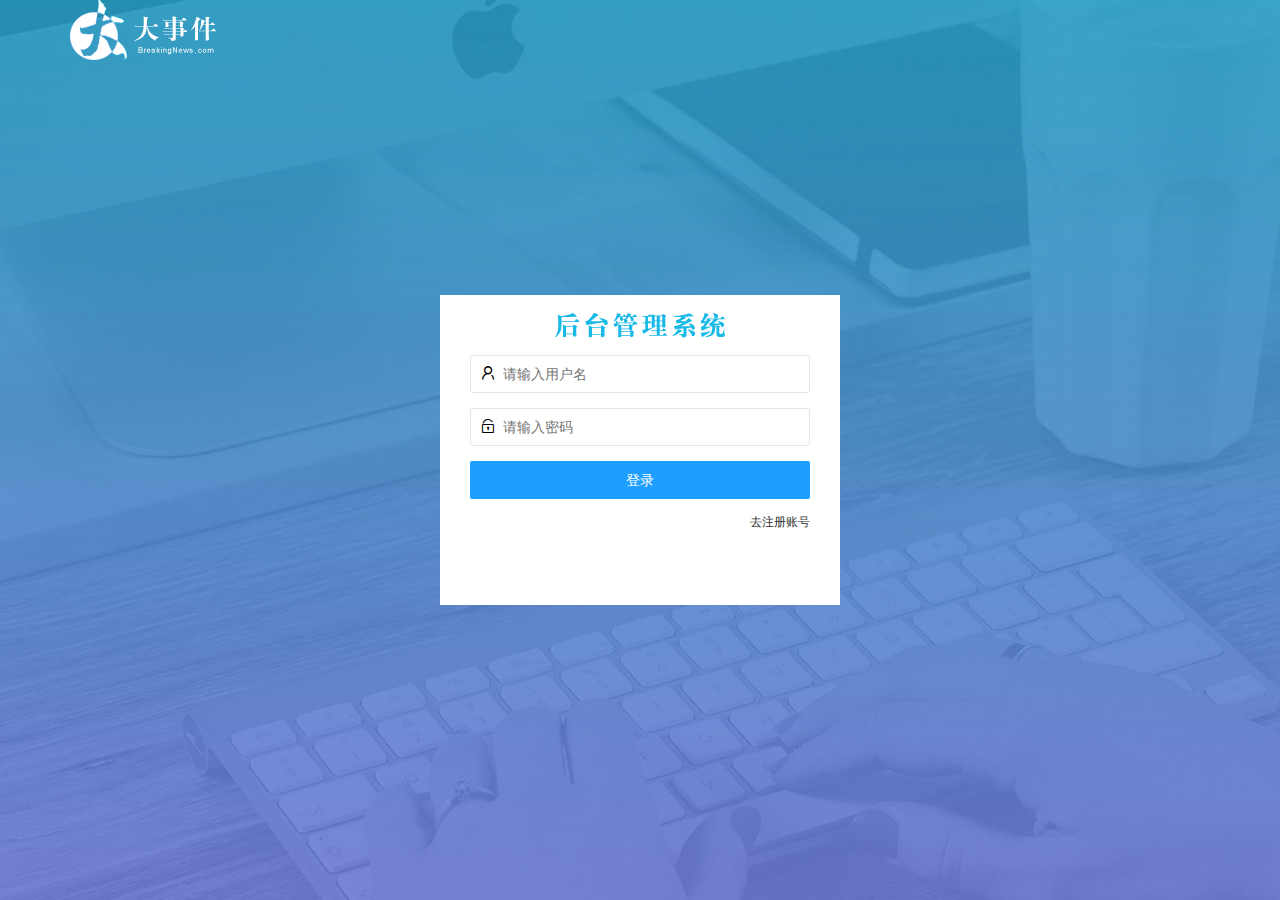
<file: login.html>
<!DOCTYPE html>
<html lang="en">

<head>
  <meta charset="UTF-8" />
  <meta http-equiv="X-UA-Compatible" content="IE=edge" />
  <meta name="viewport" content="width=device-width, initial-scale=1.0" />
  <title>大事件-登录</title>
  <!-- 导入 LayUI 样式 -->
  <link rel="stylesheet" href="/assets/lib/layui/css/layui.css" />
  <!-- 导入自定义样式 -->
  <link rel="stylesheet" href="/assets/css/login.css" />
</head>

<body>
  <!-- 头部 logo 区域 -->
  <div class="layui-main">
    <img src="/assets/images/logo.png" alt="" />
  </div>

  <!-- 登录注册区域 -->
  <!-- 登录注册区域 -->
  <div class="loginAndRegBox">
    <!-- 登录标题 -->
    <div class="title-box"></div>
    <!-- 登录 -->
    <div class="login-box">
      <form class="layui-form" id="form_login">

        <!-- 用户名 -->
        <div class="layui-form-item">
          <i class="layui-icon layui-icon-username"></i>
          <input type="text" name="username" required lay-verify="required" placeholder="请输入用户名" autocomplete="off"
            class="layui-input" />
        </div>

        <!-- 密码 -->
        <div class="layui-form-item">
          <i class="layui-icon layui-icon-password"></i>
          <input type="password" name="password" required lay-verify="required|pwd" placeholder="请输入密码" autocomplete="off"
            class="layui-input" />
        </div>

        <!-- 登录按钮 -->
        <div class="layui-form-item">
          <!-- 注意：表单提交按钮和普通按钮的区别，就是 lay-submit 属性 -->
          <button class="layui-btn layui-btn-normal layui-btn-fluid" lay-submit>
            登录
          </button>
        </div>
        <div class="layui-form-item link">
          <a href="javascript:;" id="link_reg">去注册账号</a>
        </div>
      </form>
    </div>
    <!-- 注册 -->
    <!-- 注册 -->
    <div class="reg-box">
      <form class="layui-form" id="form_reg">
        <!-- 用户名 -->
        <div class="layui-form-item">
          <i class="layui-icon layui-icon-username"></i>
          <input type="text" name="username" required lay-verify="required" placeholder="请输入用户名" autocomplete="off"
            class="layui-input" />
        </div>

        <!-- 密码 -->
        <div class="layui-form-item">
          <i class="layui-icon layui-icon-password"></i>
          <input type="password" name="password" required lay-verify="required|pwd" placeholder="请输入密码" autocomplete="off"
            class="layui-input" />
        </div>

        <!-- 确认密码 -->
        <div class="layui-form-item">
          <i class="layui-icon layui-icon-password"></i>
          <input type="password" name="repassword" required lay-verify="required|pwd|repwd" placeholder="再次确认密码"
            autocomplete="off" class="layui-input" />
        </div>

        <!-- 注册按钮 -->
        <div class="layui-form-item">
          <!-- 注意：表单提交按钮和普通按钮的区别，就是 lay-submit 属性 -->
          <button class="layui-btn layui-btn-normal layui-btn-fluid" lay-submit>
            注册
          </button>
        </div>
        <div class="layui-form-item link">
          <a href="javascript:;" id="link_login">去登录</a>
        </div>
      </form>
    </div>
  </div>

</body>
<script src="/assets/lib/layui/layui.all.js"></script>
<script src="/assets/lib/jquery.js"></script>
<script src="./assets/js/baseAPI.js"></script>
<script src="./assets/js/login.js"></script>

</html>
</file>
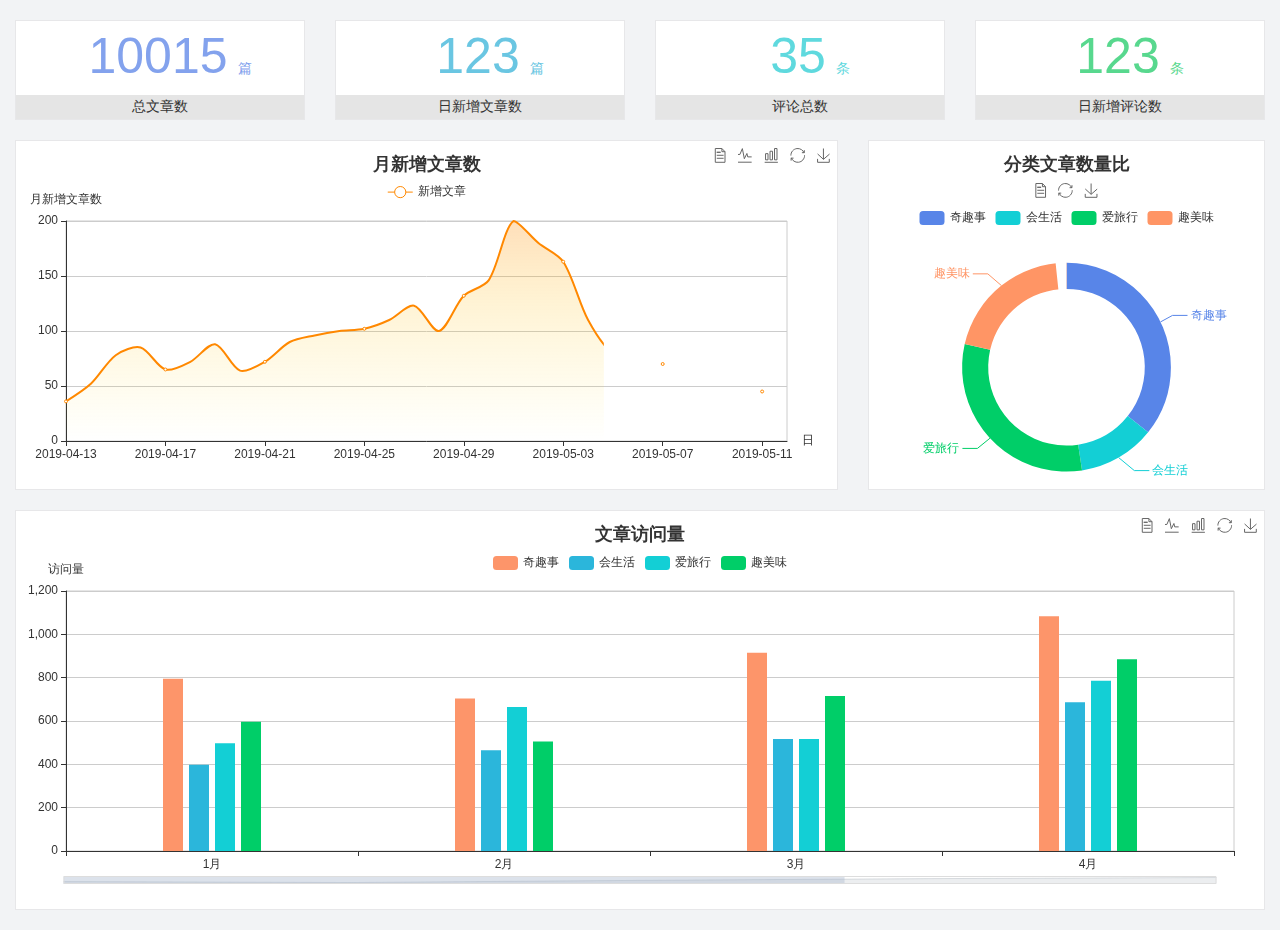
<file: home/dashboard.html>
<!DOCTYPE html>
<html lang="en">

<head>
  <meta charset="UTF-8">
  <meta name="viewport" content="width=device-width, initial-scale=1.0">
  <meta http-equiv="X-UA-Compatible" content="ie=edge">
  <title>图表统计</title>
  <link rel="stylesheet" href="../../assets/lib/bootstrap.css" />
  <link rel="stylesheet" href="../../assets/lib/main.css" />
  <script src="../../assets/lib/jquery.js"></script>
  <script type="text/javascript" src="../../assets/lib/echarts.min.js"></script>
</head>

<body>
  <div class="container-fluid">
    <div class="row spannel_list">
      <div class="col-sm-3 col-xs-6">
        <div class="spannel">
          <em>10015</em><span>篇</span>
          <b>总文章数</b>
        </div>
      </div>
      <div class="col-sm-3 col-xs-6">
        <div class="spannel scolor01">
          <em>123</em><span>篇</span>
          <b>日新增文章数</b>
        </div>
      </div>
      <div class="col-sm-3 col-xs-6">
        <div class="spannel scolor02">
          <em>35</em><span>条</span>
          <b>评论总数</b>
        </div>
      </div>
      <div class="col-sm-3 col-xs-6">
        <div class="spannel scolor03">
          <em>123</em><span>条</span>
          <b>日新增评论数</b>
        </div>
      </div>
    </div>
  </div>

  <div class="container-fluid">
    <div class="row curve-pie">
      <div class="col-lg-8 col-md-8">
        <div class="gragh_pannel" id="curve_show"></div>
      </div>
      <div class="col-lg-4 col-md-4">
        <div class="gragh_pannel" id="pie_show"></div>
      </div>
    </div>
  </div>

  <div class="container-fluid">
    <div class="column_pannel" id="column_show"></div>
  </div>

  <script>
    var oChart = echarts.init(document.getElementById('curve_show'));
    var aList_all = [
      { 'count': 36, 'date': '2019-04-13' },
      { 'count': 52, 'date': '2019-04-14' },
      { 'count': 78, 'date': '2019-04-15' },
      { 'count': 85, 'date': '2019-04-16' },
      { 'count': 65, 'date': '2019-04-17' },
      { 'count': 72, 'date': '2019-04-18' },
      { 'count': 88, 'date': '2019-04-19' },
      { 'count': 64, 'date': '2019-04-20' },
      { 'count': 72, 'date': '2019-04-21' },
      { 'count': 90, 'date': '2019-04-22' },
      { 'count': 96, 'date': '2019-04-23' },
      { 'count': 100, 'date': '2019-04-24' },
      { 'count': 102, 'date': '2019-04-25' },
      { 'count': 110, 'date': '2019-04-26' },
      { 'count': 123, 'date': '2019-04-27' },
      { 'count': 100, 'date': '2019-04-28' },
      { 'count': 132, 'date': '2019-04-29' },
      { 'count': 146, 'date': '2019-04-30' },
      { 'count': 200, 'date': '2019-05-01' },
      { 'count': 180, 'date': '2019-05-02' },
      { 'count': 163, 'date': '2019-05-03' },
      { 'count': 110, 'date': '2019-05-04' },
      { 'count': 80, 'date': '2019-05-05' },
      { 'count': 82, 'date': '2019-05-06' },
      { 'count': 70, 'date': '2019-05-07' },
      { 'count': 65, 'date': '2019-05-08' },
      { 'count': 54, 'date': '2019-05-09' },
      { 'count': 40, 'date': '2019-05-10' },
      { 'count': 45, 'date': '2019-05-11' },
      { 'count': 38, 'date': '2019-05-12' },
    ];

    let aCount = [];
    let aDate = [];

    for (var i = 0; i < aList_all.length; i++) {
      aCount.push(aList_all[i].count);
      aDate.push(aList_all[i].date);
    }

    var chartopt = {
      title: {
        text: '月新增文章数',
        left: 'center',
        top: '10'
      },
      tooltip: {
        trigger: 'axis'
      },
      legend: {
        data: ['新增文章'],
        top: '40'
      },
      toolbox: {
        show: true,
        feature: {
          mark: { show: true },
          dataView: { show: true, readOnly: false },
          magicType: { show: true, type: ['line', 'bar'] },
          restore: { show: true },
          saveAsImage: { show: true }
        }
      },
      calculable: true,
      xAxis: [
        {
          name: '日',
          type: 'category',
          boundaryGap: false,
          data: aDate
        }
      ],
      yAxis: [
        {
          name: '月新增文章数',
          type: 'value'
        }
      ],
      series: [
        {
          name: '新增文章',
          type: 'line',
          smooth: true,
          itemStyle: { normal: { areaStyle: { type: 'default' }, color: '#f80' }, lineStyle: { color: '#f80' } },
          data: aCount
        }],
      areaStyle: {
        normal: {
          color: new echarts.graphic.LinearGradient(0, 0, 0, 1, [{
            offset: 0,
            color: 'rgba(255,136,0,0.39)'
          }, {
            offset: .34,
            color: 'rgba(255,180,0,0.25)'
          }, {
            offset: 1,
            color: 'rgba(255,222,0,0.00)'
          }])

        }
      },
      grid: {
        show: true,
        x: 50,
        x2: 50,
        y: 80,
        height: 220
      }
    };

    oChart.setOption(chartopt);


    var oPie = echarts.init(document.getElementById('pie_show'));
    var oPieopt =
    {
      title: {
        top: 10,
        text: '分类文章数量比',
        x: 'center'
      },
      tooltip: {
        trigger: 'item',
        formatter: "{a} <br/>{b} : {c} ({d}%)"
      },
      color: ['#5885e8', '#13cfd5', '#00ce68', '#ff9565'],
      legend: {
        x: 'center',
        top: 65,
        data: ['奇趣事', '会生活', '爱旅行', '趣美味']
      },
      toolbox: {
        show: true,
        x: 'center',
        top: 35,
        feature: {
          mark: { show: true },
          dataView: { show: true, readOnly: false },
          magicType: {
            show: true,
            type: ['pie', 'funnel'],
            option: {
              funnel: {
                x: '25%',
                width: '50%',
                funnelAlign: 'left',
                max: 1548
              }
            }
          },
          restore: { show: true },
          saveAsImage: { show: true }
        }
      },
      calculable: true,
      series: [
        {
          name: '访问来源',
          type: 'pie',
          radius: ['45%', '60%'],
          center: ['50%', '65%'],
          data: [
            { value: 300, name: '奇趣事' },
            { value: 100, name: '会生活' },
            { value: 260, name: '爱旅行' },
            { value: 180, name: '趣美味' }
          ]
        }
      ]
    };
    oPie.setOption(oPieopt);



    var oColumn = this.echarts.init(document.getElementById('column_show'));
    var oColumnopt =
    {
      title: {
        text: '文章访问量',
        left: 'center',
        top: '10'
      },
      tooltip: {
        trigger: 'axis'
      },
      legend: {
        data: ['奇趣事', '会生活', '爱旅行', '趣美味'],
        top: '40'
      },
      toolbox: {
        show: true,
        feature: {
          mark: { show: true },
          dataView: { show: true, readOnly: false },
          magicType: { show: true, type: ['line', 'bar'] },
          restore: { show: true },
          saveAsImage: { show: true }
        }
      },
      calculable: true,
      xAxis: [
        {
          type: 'category',
          data: ['1月', '2月', '3月', '4月', '5月']
        }
      ],
      yAxis: [
        {
          name: '访问量',
          type: 'value'
        }
      ],
      series: [
        {
          name: '奇趣事',
          type: 'bar',
          barWidth: 20,
          itemStyle: {
            normal: { areaStyle: { type: 'default' }, color: '#fd956a' }
          },
          data: [800, 708, 920, 1090, 1200]
        },
        {
          name: '会生活',
          type: 'bar',
          barWidth: 20,
          itemStyle: {
            normal: { areaStyle: { type: 'default' }, color: '#2bb6db' }
          },
          data: [400, 468, 520, 690, 800]
        },
        {
          name: '爱旅行',
          type: 'bar',
          barWidth: 20,
          itemStyle: {
            normal: { areaStyle: { type: 'default' }, color: '#13cfd5' }
          },
          data: [500, 668, 520, 790, 900]
        },
        {
          name: '趣美味',
          type: 'bar',
          barWidth: 20,
          itemStyle: {
            normal: { areaStyle: { type: 'default' }, color: '#00ce68' }
          },
          data: [600, 508, 720, 890, 1000]
        }
      ],
      grid: {
        show: true,
        x: 50,
        x2: 30,
        y: 80,
        height: 260
      },
      dataZoom: [//给x轴设置滚动条
        {
          start: 0,//默认为0
          end: 100 - 1000 / 31,//默认为100
          type: 'slider',
          show: true,
          xAxisIndex: [0],
          handleSize: 0,//滑动条的 左右2个滑动条的大小
          height: 8,//组件高度
          left: 45, //左边的距离
          right: 50,//右边的距离
          bottom: 26,//右边的距离
          handleColor: '#ddd',//h滑动图标的颜色
          handleStyle: {
            borderColor: "#cacaca",
            borderWidth: "1",
            shadowBlur: 2,
            background: "#ddd",
            shadowColor: "#ddd",
          }
        }]
    };
    oColumn.setOption(oColumnopt);
  </script>
</body>

</html>
</file>
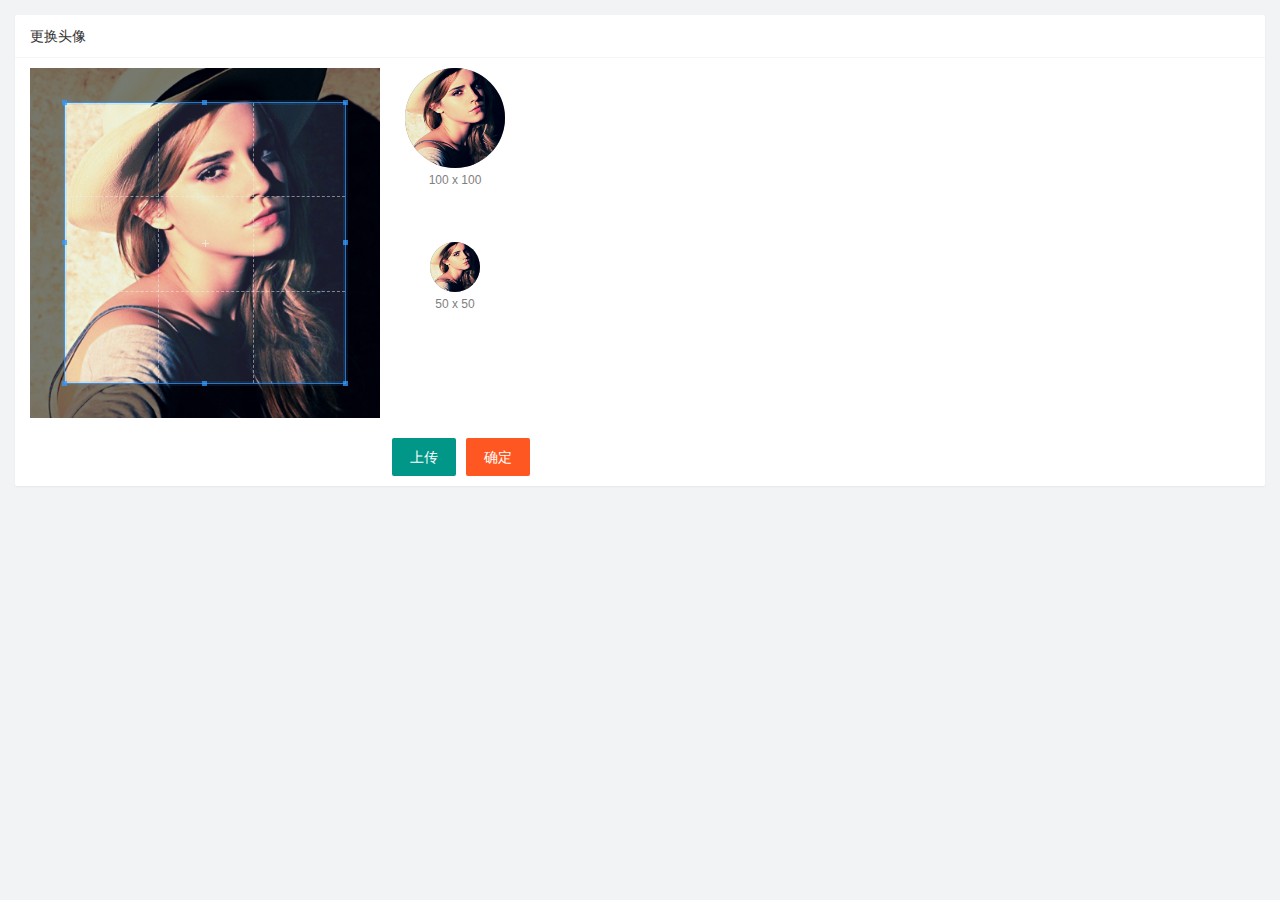
<file: user/user_avatar.html>
<!DOCTYPE html>
<html lang="en">

<head>
    <meta charset="UTF-8" />
    <meta http-equiv="X-UA-Compatible" content="IE=edge" />
    <meta name="viewport" content="width=device-width, initial-scale=1.0" />
    <title>Document</title>
    <link rel="stylesheet" href="/assets/lib/layui/css/layui.css" />
    <link rel="stylesheet" href="/assets/lib/cropper/cropper.css" />
    <link rel="stylesheet" href="/assets/css/user/user_avatar.css" />
</head>

<body>
    <div class="layui-card">
        <div class="layui-card-header">更换头像</div>
        <div class="layui-card-body">
            <!-- 第一行的图片裁剪和预览区域 -->
            <div class="row1">
                <!-- 图片裁剪区域 -->
                <div class="cropper-box">
                    <!-- 这个 img 标签很重要，将来会把它初始化为裁剪区域 -->
                    <img id="image" src="/assets/images/sample.jpg" />
                </div>
                <!-- 图片的预览区域 -->
                <div class="preview-box">
                    <div>
                        <!-- 宽高为 100px 的预览区域 -->
                        <div class="img-preview w100"></div>
                        <p class="size">100 x 100</p>
                    </div>
                    <div>
                        <!-- 宽高为 50px 的预览区域 -->
                        <div class="img-preview w50"></div>
                        <p class="size">50 x 50</p>
                    </div>
                </div>
            </div>
            <!-- 第二行的按钮区域 -->
            <div class="row2">
                <input type="file" name="" id="file">
                <button type="button" class="layui-btn" id="btnChooseImage">上传</button>
                <button type="button" class="layui-btn layui-btn-danger" id="btnUpload">确定</button>
            </div>
        </div>
    </div>
</body>
<script src="/assets/lib/jquery.js"></script>
<script src="/assets/lib/cropper/Cropper.js"></script>
<script src="/assets/lib/cropper/jquery-cropper.js"></script>
<script src="/assets/lib/layui/layui.all.js"></script>
<script src="/assets/js/baseAPI.js"></script>
<script src="/assets/js/user/user_avatar.js"></script>

</html>
</file>
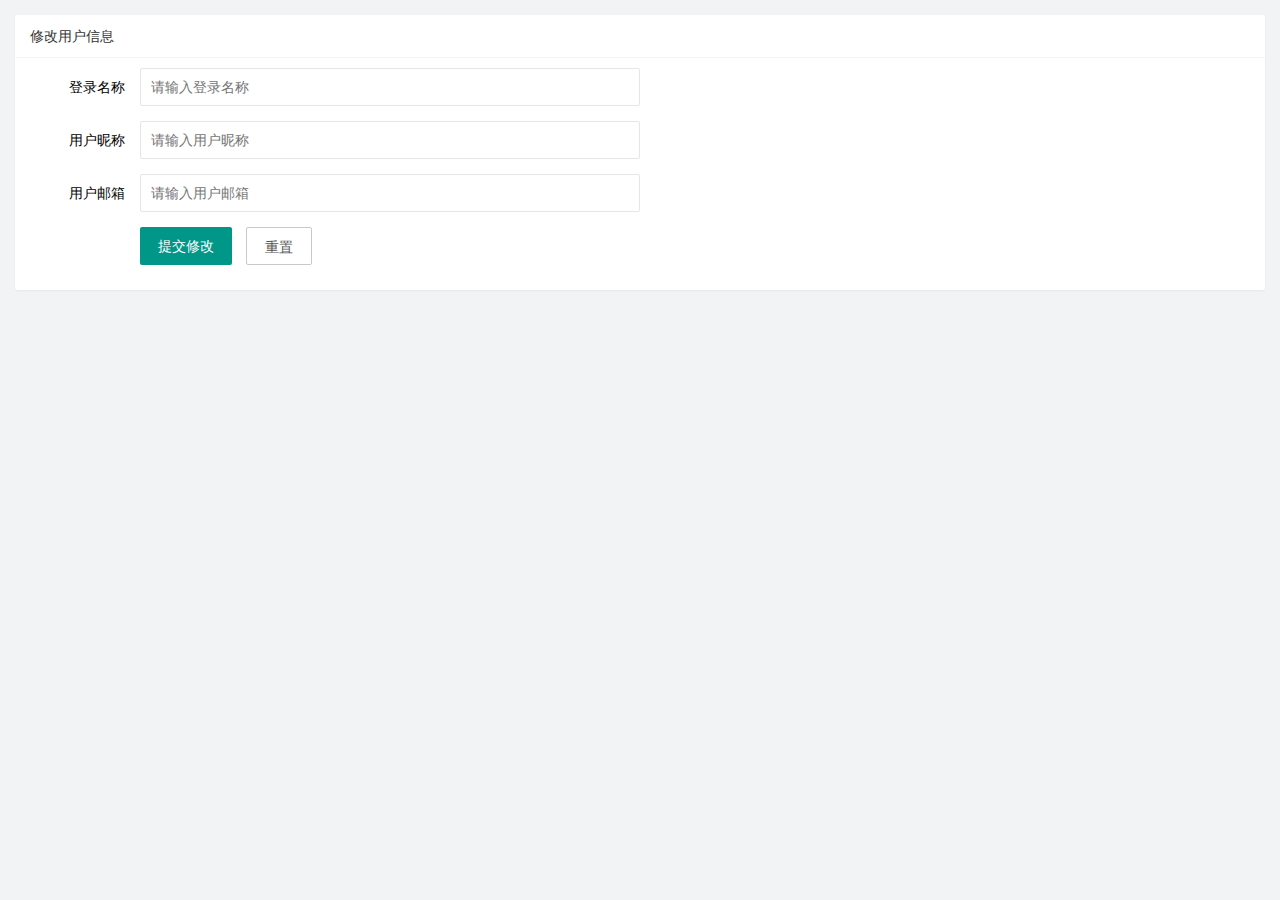
<file: user/user_info.html>
<!DOCTYPE html>
<html lang="en">

<head>
    <meta charset="UTF-8">
    <meta http-equiv="X-UA-Compatible" content="IE=edge">
    <meta name="viewport" content="width=device-width, initial-scale=1.0">
    <title>Document</title>
    <link rel="stylesheet" href="/assets/lib/layui/css/layui.css">
    <link rel="stylesheet" href="/assets/css/user/user_info.css">
</head>

<body>
    <div class="layui-card">
        <div class="layui-card-header">修改用户信息</div>
        <div class="layui-card-body">
            <!-- form 表单 -->
            <form class="layui-form" action="" lay-filter="formUserInfo">
                <!-- 隐藏域 -->
                <input type="hidden" name="id">
                <div class="layui-form-item">
                    <label class="layui-form-label">登录名称</label>
                    <div class="layui-input-block">
                        <input type="text" name="username" required readonly lay-verify="required" placeholder="请输入登录名称"
                            autocomplete="off" class="layui-input" />
                    </div>
                </div>
                <div class="layui-form-item">
                    <label class="layui-form-label">用户昵称</label>
                    <div class="layui-input-block">
                        <input type="text" name="nickname" required lay-verify="required|nickname" placeholder="请输入用户昵称"
                            autocomplete="off" class="layui-input" />
                    </div>
                </div>
                <div class="layui-form-item">
                    <label class="layui-form-label">用户邮箱</label>
                    <div class="layui-input-block">
                        <input type="text" name="email" required lay-verify="required|email" placeholder="请输入用户邮箱"
                            autocomplete="off" class="layui-input" />
                    </div>
                </div>
                <div class="layui-form-item">
                    <div class="layui-input-block">
                        <button class="layui-btn" lay-submit lay-filter="formDemo">提交修改</button>
                        <button type="reset" class="layui-btn layui-btn-primary" id="btnReset">重置</button>
                    </div>
                </div>
            </form>
        </div>
    </div>
</body>
<script src="/assets/lib/layui/layui.all.js"></script>
<script src="/assets/lib/jquery.js"></script>
<script src="/assets/js/baseAPI.js"></script>
<script src="/assets/js/user/user_info.js"></script>

</html>
</file>
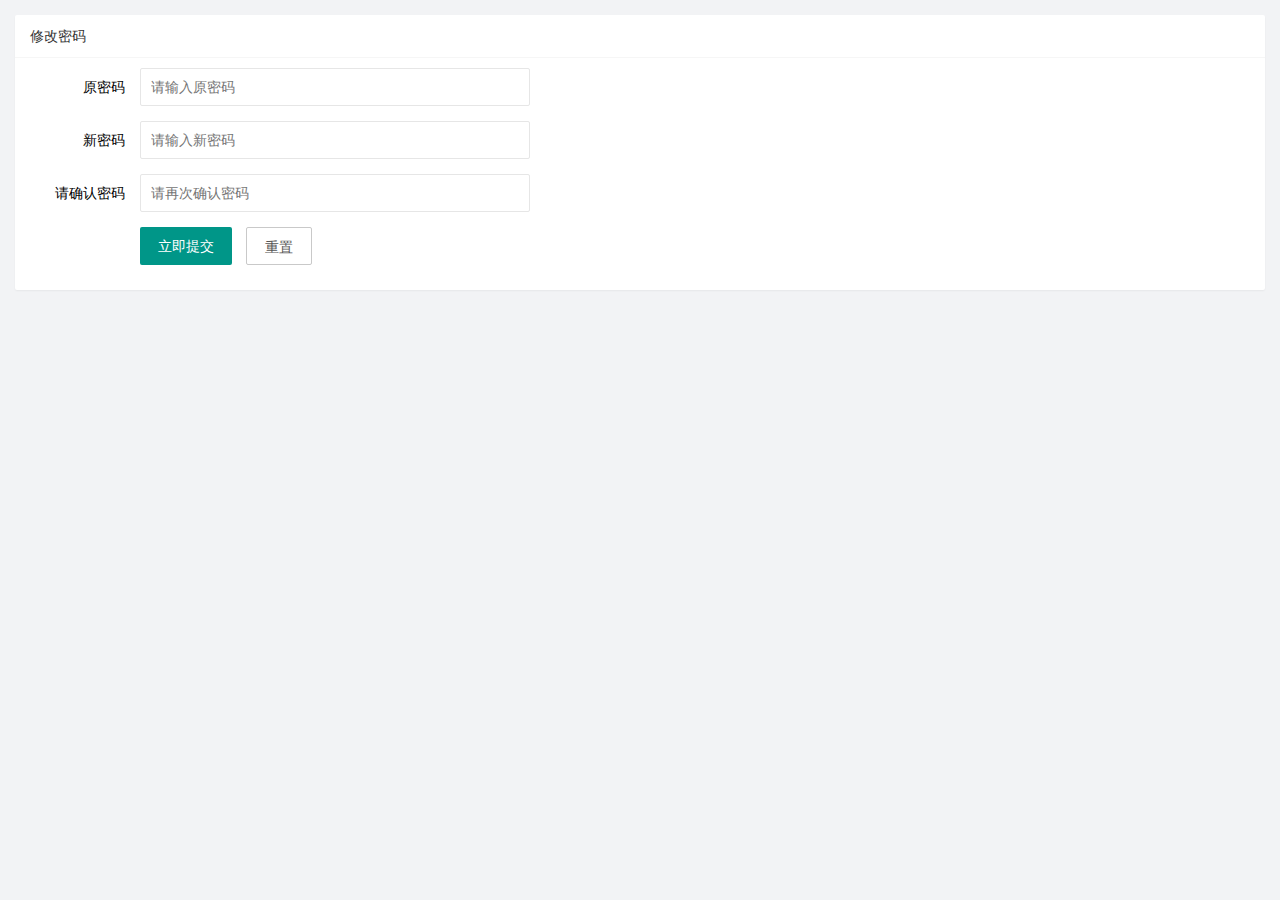
<file: user/user_pwd.html>
<!DOCTYPE html>
<html lang="en">

<head>
    <meta charset="UTF-8" />
    <meta http-equiv="X-UA-Compatible" content="IE=edge" />
    <meta name="viewport" content="width=device-width, initial-scale=1.0" />
    <title>Document</title>
    <link rel="stylesheet" href="/assets/lib/layui/css/layui.css" />
    <link rel="stylesheet" href="/assets/css/user/user_pwd.css" />
</head>

<body>
    <div class="layui-card">
        <div class="layui-card-header">修改密码</div>
        <div class="layui-card-body">
            <form class="layui-form" action="">
                <div class="layui-form-item">
                    <label class="layui-form-label">原密码</label>
                    <div class="layui-input-block">
                        <input type="password" name="oldPwd" required lay-verify="required|pwd" placeholder="请输入原密码"
                            autocomplete="off" class="layui-input" />
                    </div>
                </div>
                <div class="layui-form-item">
                    <label class="layui-form-label">新密码</label>
                    <div class="layui-input-block">
                        <input type="password" name="newPwd" required lay-verify="required|pwd|samePwd" placeholder="请输入新密码"
                            autocomplete="off" class="layui-input" />
                    </div>
                </div>
                <div class="layui-form-item">
                    <label class="layui-form-label">请确认密码</label>
                    <div class="layui-input-block">
                        <input type="password" name="rePwd" required lay-verify="required|pwd|rePwd" placeholder="请再次确认密码"
                            autocomplete="off" class="layui-input" />
                    </div>
                </div>
                <div class="layui-form-item">
                    <div class="layui-input-block">
                        <button class="layui-btn" lay-submit lay-filter="formDemo">
                            立即提交
                        </button>
                        <button type="reset" class="layui-btn layui-btn-primary">
                            重置
                        </button>
                    </div>
                </div>
            </form>
        </div>
    </div>
</body>
<!-- 导入 layui 的 js -->
<script src="/assets/lib/layui/layui.all.js"></script>
<!-- 导入 jQuery -->
<script src="/assets/lib/jquery.js"></script>
<!-- 导入 baseAPI -->
<script src="/assets/js/baseAPI.js"></script>
<!-- 导入自己的 js -->
<script src="/assets/js/user/user_pwd.js"></script>

</html>
</file>
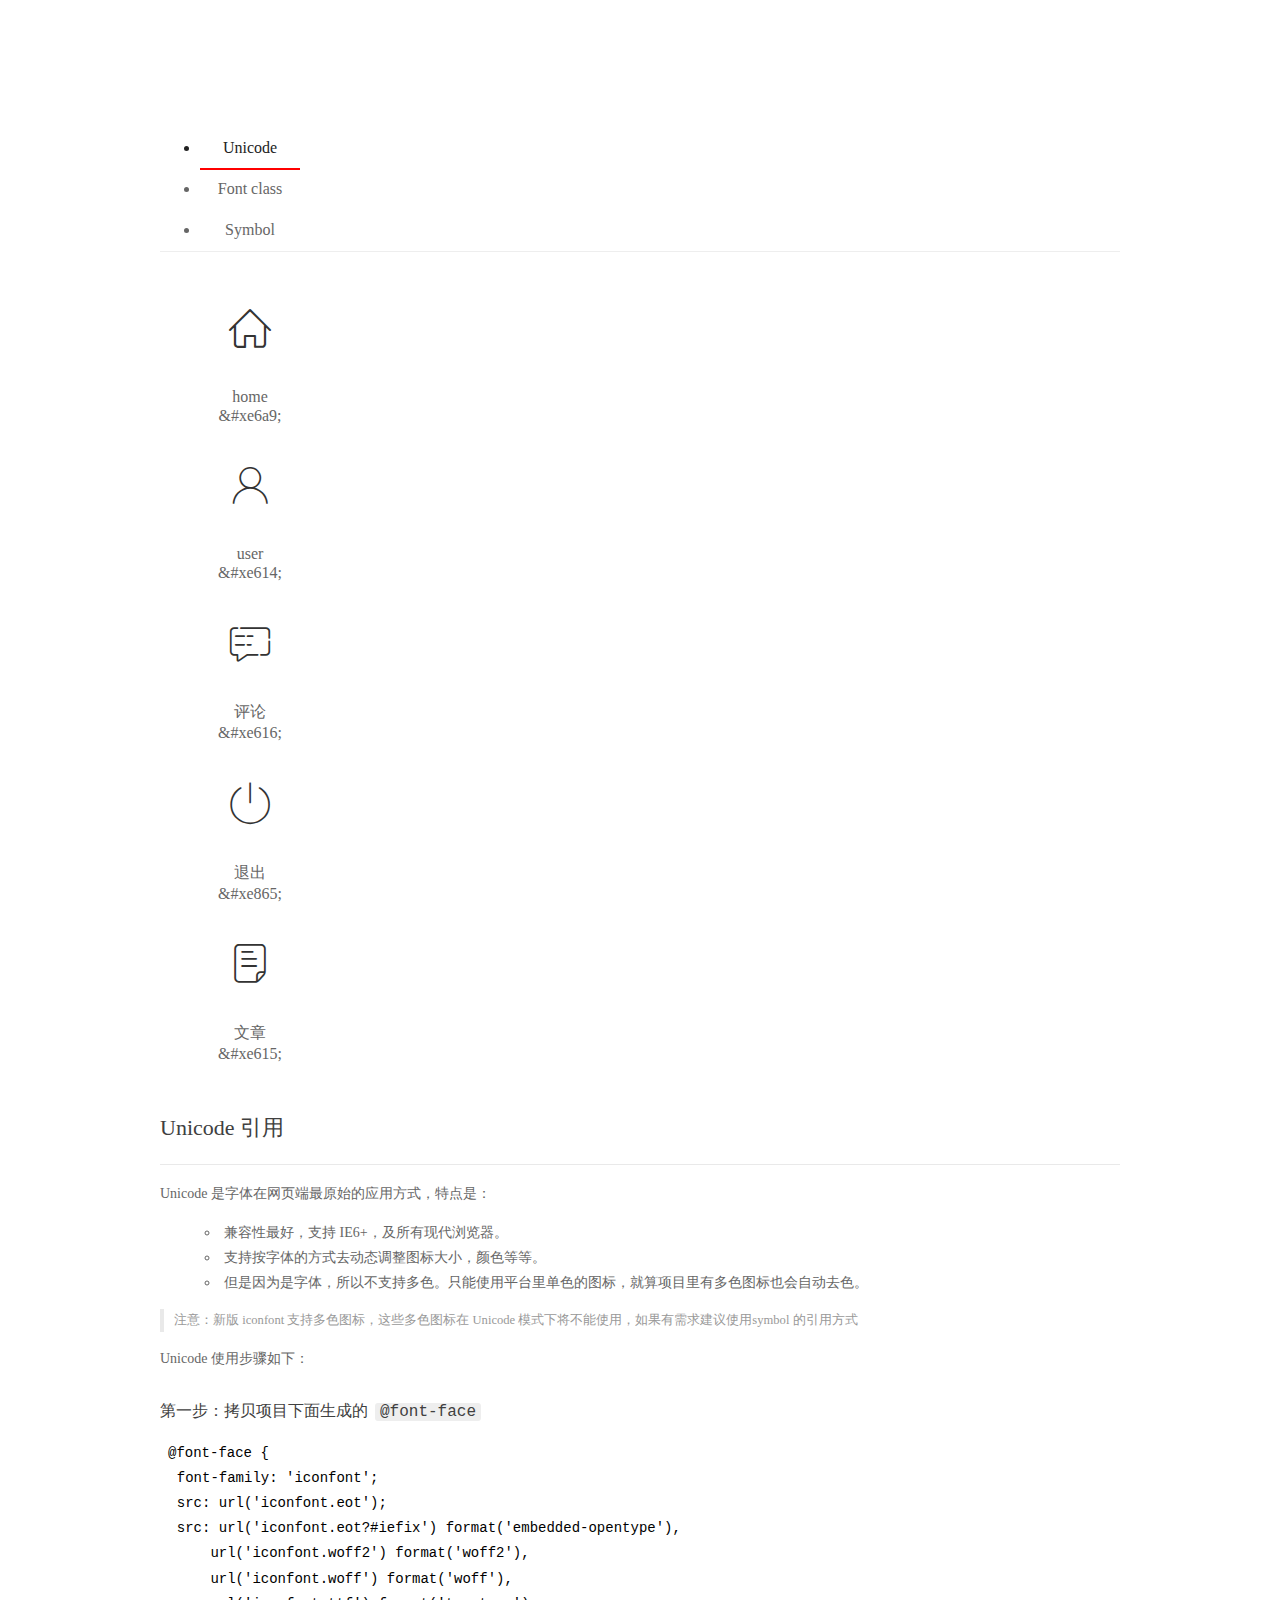
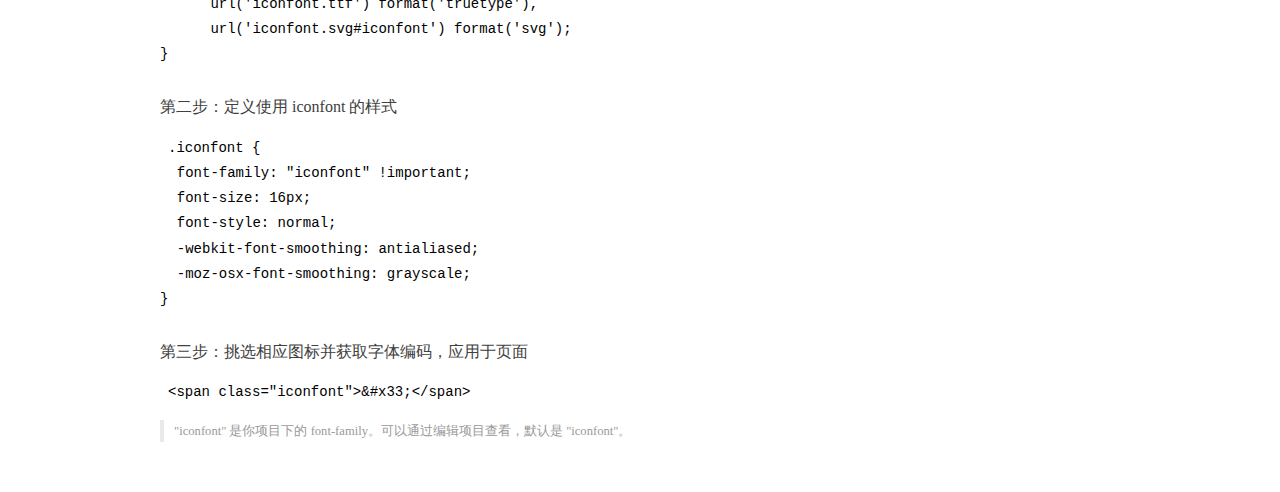
<file: assets/fonts/demo_index.html>
<!DOCTYPE html>
<html>
<head>
  <meta charset="utf-8"/>
  <title>IconFont Demo</title>
  <link rel="shortcut icon" href="https://gtms04.alicdn.com/tps/i4/TB1_oz6GVXXXXaFXpXXJDFnIXXX-64-64.ico" type="image/x-icon"/>
  <link rel="stylesheet" href="https://g.alicdn.com/thx/cube/1.3.2/cube.min.css">
  <link rel="stylesheet" href="demo.css">
  <link rel="stylesheet" href="iconfont.css">
  <script src="iconfont.js"></script>
  <!-- jQuery -->
  <script src="https://a1.alicdn.com/oss/uploads/2018/12/26/7bfddb60-08e8-11e9-9b04-53e73bb6408b.js"></script>
  <!-- 代码高亮 -->
  <script src="https://a1.alicdn.com/oss/uploads/2018/12/26/a3f714d0-08e6-11e9-8a15-ebf944d7534c.js"></script>
</head>
<body>
  <div class="main">
    <h1 class="logo"><a href="https://www.iconfont.cn/" title="iconfont 首页" target="_blank">&#xe86b;</a></h1>
    <div class="nav-tabs">
      <ul id="tabs" class="dib-box">
        <li class="dib active"><span>Unicode</span></li>
        <li class="dib"><span>Font class</span></li>
        <li class="dib"><span>Symbol</span></li>
      </ul>
      
    </div>
    <div class="tab-container">
      <div class="content unicode" style="display: block;">
          <ul class="icon_lists dib-box">
          
            <li class="dib">
              <span class="icon iconfont">&#xe6a9;</span>
                <div class="name">home</div>
                <div class="code-name">&amp;#xe6a9;</div>
              </li>
          
            <li class="dib">
              <span class="icon iconfont">&#xe614;</span>
                <div class="name">user</div>
                <div class="code-name">&amp;#xe614;</div>
              </li>
          
            <li class="dib">
              <span class="icon iconfont">&#xe616;</span>
                <div class="name">评论</div>
                <div class="code-name">&amp;#xe616;</div>
              </li>
          
            <li class="dib">
              <span class="icon iconfont">&#xe865;</span>
                <div class="name">退出</div>
                <div class="code-name">&amp;#xe865;</div>
              </li>
          
            <li class="dib">
              <span class="icon iconfont">&#xe615;</span>
                <div class="name">文章</div>
                <div class="code-name">&amp;#xe615;</div>
              </li>
          
          </ul>
          <div class="article markdown">
          <h2 id="unicode-">Unicode 引用</h2>
          <hr>

          <p>Unicode 是字体在网页端最原始的应用方式，特点是：</p>
          <ul>
            <li>兼容性最好，支持 IE6+，及所有现代浏览器。</li>
            <li>支持按字体的方式去动态调整图标大小，颜色等等。</li>
            <li>但是因为是字体，所以不支持多色。只能使用平台里单色的图标，就算项目里有多色图标也会自动去色。</li>
          </ul>
          <blockquote>
            <p>注意：新版 iconfont 支持多色图标，这些多色图标在 Unicode 模式下将不能使用，如果有需求建议使用symbol 的引用方式</p>
          </blockquote>
          <p>Unicode 使用步骤如下：</p>
          <h3 id="-font-face">第一步：拷贝项目下面生成的 <code>@font-face</code></h3>
<pre><code class="language-css"
>@font-face {
  font-family: 'iconfont';
  src: url('iconfont.eot');
  src: url('iconfont.eot?#iefix') format('embedded-opentype'),
      url('iconfont.woff2') format('woff2'),
      url('iconfont.woff') format('woff'),
      url('iconfont.ttf') format('truetype'),
      url('iconfont.svg#iconfont') format('svg');
}
</code></pre>
          <h3 id="-iconfont-">第二步：定义使用 iconfont 的样式</h3>
<pre><code class="language-css"
>.iconfont {
  font-family: "iconfont" !important;
  font-size: 16px;
  font-style: normal;
  -webkit-font-smoothing: antialiased;
  -moz-osx-font-smoothing: grayscale;
}
</code></pre>
          <h3 id="-">第三步：挑选相应图标并获取字体编码，应用于页面</h3>
<pre>
<code class="language-html"
>&lt;span class="iconfont"&gt;&amp;#x33;&lt;/span&gt;
</code></pre>
          <blockquote>
            <p>"iconfont" 是你项目下的 font-family。可以通过编辑项目查看，默认是 "iconfont"。</p>
          </blockquote>
          </div>
      </div>
      <div class="content font-class">
        <ul class="icon_lists dib-box">
          
          <li class="dib">
            <span class="icon iconfont icon-home"></span>
            <div class="name">
              home
            </div>
            <div class="code-name">.icon-home
            </div>
          </li>
          
          <li class="dib">
            <span class="icon iconfont icon-user"></span>
            <div class="name">
              user
            </div>
            <div class="code-name">.icon-user
            </div>
          </li>
          
          <li class="dib">
            <span class="icon iconfont icon-pinglun"></span>
            <div class="name">
              评论
            </div>
            <div class="code-name">.icon-pinglun
            </div>
          </li>
          
          <li class="dib">
            <span class="icon iconfont icon-tuichu"></span>
            <div class="name">
              退出
            </div>
            <div class="code-name">.icon-tuichu
            </div>
          </li>
          
          <li class="dib">
            <span class="icon iconfont icon-16"></span>
            <div class="name">
              文章
            </div>
            <div class="code-name">.icon-16
            </div>
          </li>
          
        </ul>
        <div class="article markdown">
        <h2 id="font-class-">font-class 引用</h2>
        <hr>

        <p>font-class 是 Unicode 使用方式的一种变种，主要是解决 Unicode 书写不直观，语意不明确的问题。</p>
        <p>与 Unicode 使用方式相比，具有如下特点：</p>
        <ul>
          <li>兼容性良好，支持 IE8+，及所有现代浏览器。</li>
          <li>相比于 Unicode 语意明确，书写更直观。可以很容易分辨这个 icon 是什么。</li>
          <li>因为使用 class 来定义图标，所以当要替换图标时，只需要修改 class 里面的 Unicode 引用。</li>
          <li>不过因为本质上还是使用的字体，所以多色图标还是不支持的。</li>
        </ul>
        <p>使用步骤如下：</p>
        <h3 id="-fontclass-">第一步：引入项目下面生成的 fontclass 代码：</h3>
<pre><code class="language-html">&lt;link rel="stylesheet" href="./iconfont.css"&gt;
</code></pre>
        <h3 id="-">第二步：挑选相应图标并获取类名，应用于页面：</h3>
<pre><code class="language-html">&lt;span class="iconfont icon-xxx"&gt;&lt;/span&gt;
</code></pre>
        <blockquote>
          <p>"
            iconfont" 是你项目下的 font-family。可以通过编辑项目查看，默认是 "iconfont"。</p>
        </blockquote>
      </div>
      </div>
      <div class="content symbol">
          <ul class="icon_lists dib-box">
          
            <li class="dib">
                <svg class="icon svg-icon" aria-hidden="true">
                  <use xlink:href="#icon-home"></use>
                </svg>
                <div class="name">home</div>
                <div class="code-name">#icon-home</div>
            </li>
          
            <li class="dib">
                <svg class="icon svg-icon" aria-hidden="true">
                  <use xlink:href="#icon-user"></use>
                </svg>
                <div class="name">user</div>
                <div class="code-name">#icon-user</div>
            </li>
          
            <li class="dib">
                <svg class="icon svg-icon" aria-hidden="true">
                  <use xlink:href="#icon-pinglun"></use>
                </svg>
                <div class="name">评论</div>
                <div class="code-name">#icon-pinglun</div>
            </li>
          
            <li class="dib">
                <svg class="icon svg-icon" aria-hidden="true">
                  <use xlink:href="#icon-tuichu"></use>
                </svg>
                <div class="name">退出</div>
                <div class="code-name">#icon-tuichu</div>
            </li>
          
            <li class="dib">
                <svg class="icon svg-icon" aria-hidden="true">
                  <use xlink:href="#icon-16"></use>
                </svg>
                <div class="name">文章</div>
                <div class="code-name">#icon-16</div>
            </li>
          
          </ul>
          <div class="article markdown">
          <h2 id="symbol-">Symbol 引用</h2>
          <hr>

          <p>这是一种全新的使用方式，应该说这才是未来的主流，也是平台目前推荐的用法。相关介绍可以参考这篇<a href="">文章</a>
            这种用法其实是做了一个 SVG 的集合，与另外两种相比具有如下特点：</p>
          <ul>
            <li>支持多色图标了，不再受单色限制。</li>
            <li>通过一些技巧，支持像字体那样，通过 <code>font-size</code>, <code>color</code> 来调整样式。</li>
            <li>兼容性较差，支持 IE9+，及现代浏览器。</li>
            <li>浏览器渲染 SVG 的性能一般，还不如 png。</li>
          </ul>
          <p>使用步骤如下：</p>
          <h3 id="-symbol-">第一步：引入项目下面生成的 symbol 代码：</h3>
<pre><code class="language-html">&lt;script src="./iconfont.js"&gt;&lt;/script&gt;
</code></pre>
          <h3 id="-css-">第二步：加入通用 CSS 代码（引入一次就行）：</h3>
<pre><code class="language-html">&lt;style&gt;
.icon {
  width: 1em;
  height: 1em;
  vertical-align: -0.15em;
  fill: currentColor;
  overflow: hidden;
}
&lt;/style&gt;
</code></pre>
          <h3 id="-">第三步：挑选相应图标并获取类名，应用于页面：</h3>
<pre><code class="language-html">&lt;svg class="icon" aria-hidden="true"&gt;
  &lt;use xlink:href="#icon-xxx"&gt;&lt;/use&gt;
&lt;/svg&gt;
</code></pre>
          </div>
      </div>

    </div>
  </div>
  <script>
  $(document).ready(function () {
      $('.tab-container .content:first').show()

      $('#tabs li').click(function (e) {
        var tabContent = $('.tab-container .content')
        var index = $(this).index()

        if ($(this).hasClass('active')) {
          return
        } else {
          $('#tabs li').removeClass('active')
          $(this).addClass('active')

          tabContent.hide().eq(index).fadeIn()
        }
      })
    })
  </script>
</body>
</html>
</file>
<file: assets/lib/layui/css/layui.css>
/** layui-v2.5.5 MIT License By https://www.layui.com */
 .layui-inline,img{display:inline-block;vertical-align:middle}h1,h2,h3,h4,h5,h6{font-weight:400}.layui-edge,.layui-header,.layui-inline,.layui-main{position:relative}.layui-body,.layui-edge,.layui-elip{overflow:hidden}.layui-btn,.layui-edge,.layui-inline,img{vertical-align:middle}.layui-btn,.layui-disabled,.layui-icon,.layui-unselect{-moz-user-select:none;-webkit-user-select:none;-ms-user-select:none}.layui-elip,.layui-form-checkbox span,.layui-form-pane .layui-form-label{text-overflow:ellipsis;white-space:nowrap}.layui-breadcrumb,.layui-tree-btnGroup{visibility:hidden}blockquote,body,button,dd,div,dl,dt,form,h1,h2,h3,h4,h5,h6,input,li,ol,p,pre,td,textarea,th,ul{margin:0;padding:0;-webkit-tap-highlight-color:rgba(0,0,0,0)}a:active,a:hover{outline:0}img{border:none}li{list-style:none}table{border-collapse:collapse;border-spacing:0}h4,h5,h6{font-size:100%}button,input,optgroup,option,select,textarea{font-family:inherit;font-size:inherit;font-style:inherit;font-weight:inherit;outline:0}pre{white-space:pre-wrap;white-space:-moz-pre-wrap;white-space:-pre-wrap;white-space:-o-pre-wrap;word-wrap:break-word}body{line-height:24px;font:14px Helvetica Neue,Helvetica,PingFang SC,Tahoma,Arial,sans-serif}hr{height:1px;margin:10px 0;border:0;clear:both}a{color:#333;text-decoration:none}a:hover{color:#777}a cite{font-style:normal;*cursor:pointer}.layui-border-box,.layui-border-box *{box-sizing:border-box}.layui-box,.layui-box *{box-sizing:content-box}.layui-clear{clear:both;*zoom:1}.layui-clear:after{content:'\20';clear:both;*zoom:1;display:block;height:0}.layui-inline{*display:inline;*zoom:1}.layui-edge{display:inline-block;width:0;height:0;border-width:6px;border-style:dashed;border-color:transparent}.layui-edge-top{top:-4px;border-bottom-color:#999;border-bottom-style:solid}.layui-edge-right{border-left-color:#999;border-left-style:solid}.layui-edge-bottom{top:2px;border-top-color:#999;border-top-style:solid}.layui-edge-left{border-right-color:#999;border-right-style:solid}.layui-disabled,.layui-disabled:hover{color:#d2d2d2!important;cursor:not-allowed!important}.layui-circle{border-radius:100%}.layui-show{display:block!important}.layui-hide{display:none!important}@font-face{font-family:layui-icon;src:url(../font/iconfont.eot?v=250);src:url(../font/iconfont.eot?v=250#iefix) format('embedded-opentype'),url(../font/iconfont.woff2?v=250) format('woff2'),url(../font/iconfont.woff?v=250) format('woff'),url(../font/iconfont.ttf?v=250) format('truetype'),url(../font/iconfont.svg?v=250#layui-icon) format('svg')}.layui-icon{font-family:layui-icon!important;font-size:16px;font-style:normal;-webkit-font-smoothing:antialiased;-moz-osx-font-smoothing:grayscale}.layui-icon-reply-fill:before{content:"\e611"}.layui-icon-set-fill:before{content:"\e614"}.layui-icon-menu-fill:before{content:"\e60f"}.layui-icon-search:before{content:"\e615"}.layui-icon-share:before{content:"\e641"}.layui-icon-set-sm:before{content:"\e620"}.layui-icon-engine:before{content:"\e628"}.layui-icon-close:before{content:"\1006"}.layui-icon-close-fill:before{content:"\1007"}.layui-icon-chart-screen:before{content:"\e629"}.layui-icon-star:before{content:"\e600"}.layui-icon-circle-dot:before{content:"\e617"}.layui-icon-chat:before{content:"\e606"}.layui-icon-release:before{content:"\e609"}.layui-icon-list:before{content:"\e60a"}.layui-icon-chart:before{content:"\e62c"}.layui-icon-ok-circle:before{content:"\1005"}.layui-icon-layim-theme:before{content:"\e61b"}.layui-icon-table:before{content:"\e62d"}.layui-icon-right:before{content:"\e602"}.layui-icon-left:before{content:"\e603"}.layui-icon-cart-simple:before{content:"\e698"}.layui-icon-face-cry:before{content:"\e69c"}.layui-icon-face-smile:before{content:"\e6af"}.layui-icon-survey:before{content:"\e6b2"}.layui-icon-tree:before{content:"\e62e"}.layui-icon-upload-circle:before{content:"\e62f"}.layui-icon-add-circle:before{content:"\e61f"}.layui-icon-download-circle:before{content:"\e601"}.layui-icon-templeate-1:before{content:"\e630"}.layui-icon-util:before{content:"\e631"}.layui-icon-face-surprised:before{content:"\e664"}.layui-icon-edit:before{content:"\e642"}.layui-icon-speaker:before{content:"\e645"}.layui-icon-down:before{content:"\e61a"}.layui-icon-file:before{content:"\e621"}.layui-icon-layouts:before{content:"\e632"}.layui-icon-rate-half:before{content:"\e6c9"}.layui-icon-add-circle-fine:before{content:"\e608"}.layui-icon-prev-circle:before{content:"\e633"}.layui-icon-read:before{content:"\e705"}.layui-icon-404:before{content:"\e61c"}.layui-icon-carousel:before{content:"\e634"}.layui-icon-help:before{content:"\e607"}.layui-icon-code-circle:before{content:"\e635"}.layui-icon-water:before{content:"\e636"}.layui-icon-username:before{content:"\e66f"}.layui-icon-find-fill:before{content:"\e670"}.layui-icon-about:before{content:"\e60b"}.layui-icon-location:before{content:"\e715"}.layui-icon-up:before{content:"\e619"}.layui-icon-pause:before{content:"\e651"}.layui-icon-date:before{content:"\e637"}.layui-icon-layim-uploadfile:before{content:"\e61d"}.layui-icon-delete:before{content:"\e640"}.layui-icon-play:before{content:"\e652"}.layui-icon-top:before{content:"\e604"}.layui-icon-friends:before{content:"\e612"}.layui-icon-refresh-3:before{content:"\e9aa"}.layui-icon-ok:before{content:"\e605"}.layui-icon-layer:before{content:"\e638"}.layui-icon-face-smile-fine:before{content:"\e60c"}.layui-icon-dollar:before{content:"\e659"}.layui-icon-group:before{content:"\e613"}.layui-icon-layim-download:before{content:"\e61e"}.layui-icon-picture-fine:before{content:"\e60d"}.layui-icon-link:before{content:"\e64c"}.layui-icon-diamond:before{content:"\e735"}.layui-icon-log:before{content:"\e60e"}.layui-icon-rate-solid:before{content:"\e67a"}.layui-icon-fonts-del:before{content:"\e64f"}.layui-icon-unlink:before{content:"\e64d"}.layui-icon-fonts-clear:before{content:"\e639"}.layui-icon-triangle-r:before{content:"\e623"}.layui-icon-circle:before{content:"\e63f"}.layui-icon-radio:before{content:"\e643"}.layui-icon-align-center:before{content:"\e647"}.layui-icon-align-right:before{content:"\e648"}.layui-icon-align-left:before{content:"\e649"}.layui-icon-loading-1:before{content:"\e63e"}.layui-icon-return:before{content:"\e65c"}.layui-icon-fonts-strong:before{content:"\e62b"}.layui-icon-upload:before{content:"\e67c"}.layui-icon-dialogue:before{content:"\e63a"}.layui-icon-video:before{content:"\e6ed"}.layui-icon-headset:before{content:"\e6fc"}.layui-icon-cellphone-fine:before{content:"\e63b"}.layui-icon-add-1:before{content:"\e654"}.layui-icon-face-smile-b:before{content:"\e650"}.layui-icon-fonts-html:before{content:"\e64b"}.layui-icon-form:before{content:"\e63c"}.layui-icon-cart:before{content:"\e657"}.layui-icon-camera-fill:before{content:"\e65d"}.layui-icon-tabs:before{content:"\e62a"}.layui-icon-fonts-code:before{content:"\e64e"}.layui-icon-fire:before{content:"\e756"}.layui-icon-set:before{content:"\e716"}.layui-icon-fonts-u:before{content:"\e646"}.layui-icon-triangle-d:before{content:"\e625"}.layui-icon-tips:before{content:"\e702"}.layui-icon-picture:before{content:"\e64a"}.layui-icon-more-vertical:before{content:"\e671"}.layui-icon-flag:before{content:"\e66c"}.layui-icon-loading:before{content:"\e63d"}.layui-icon-fonts-i:before{content:"\e644"}.layui-icon-refresh-1:before{content:"\e666"}.layui-icon-rmb:before{content:"\e65e"}.layui-icon-home:before{content:"\e68e"}.layui-icon-user:before{content:"\e770"}.layui-icon-notice:before{content:"\e667"}.layui-icon-login-weibo:before{content:"\e675"}.layui-icon-voice:before{content:"\e688"}.layui-icon-upload-drag:before{content:"\e681"}.layui-icon-login-qq:before{content:"\e676"}.layui-icon-snowflake:before{content:"\e6b1"}.layui-icon-file-b:before{content:"\e655"}.layui-icon-template:before{content:"\e663"}.layui-icon-auz:before{content:"\e672"}.layui-icon-console:before{content:"\e665"}.layui-icon-app:before{content:"\e653"}.layui-icon-prev:before{content:"\e65a"}.layui-icon-website:before{content:"\e7ae"}.layui-icon-next:before{content:"\e65b"}.layui-icon-component:before{content:"\e857"}.layui-icon-more:before{content:"\e65f"}.layui-icon-login-wechat:before{content:"\e677"}.layui-icon-shrink-right:before{content:"\e668"}.layui-icon-spread-left:before{content:"\e66b"}.layui-icon-camera:before{content:"\e660"}.layui-icon-note:before{content:"\e66e"}.layui-icon-refresh:before{content:"\e669"}.layui-icon-female:before{content:"\e661"}.layui-icon-male:before{content:"\e662"}.layui-icon-password:before{content:"\e673"}.layui-icon-senior:before{content:"\e674"}.layui-icon-theme:before{content:"\e66a"}.layui-icon-tread:before{content:"\e6c5"}.layui-icon-praise:before{content:"\e6c6"}.layui-icon-star-fill:before{content:"\e658"}.layui-icon-rate:before{content:"\e67b"}.layui-icon-template-1:before{content:"\e656"}.layui-icon-vercode:before{content:"\e679"}.layui-icon-cellphone:before{content:"\e678"}.layui-icon-screen-full:before{content:"\e622"}.layui-icon-screen-restore:before{content:"\e758"}.layui-icon-cols:before{content:"\e610"}.layui-icon-export:before{content:"\e67d"}.layui-icon-print:before{content:"\e66d"}.layui-icon-slider:before{content:"\e714"}.layui-icon-addition:before{content:"\e624"}.layui-icon-subtraction:before{content:"\e67e"}.layui-icon-service:before{content:"\e626"}.layui-icon-transfer:before{content:"\e691"}.layui-main{width:1140px;margin:0 auto}.layui-header{z-index:1000;height:60px}.layui-header a:hover{transition:all .5s;-webkit-transition:all .5s}.layui-side{position:fixed;left:0;top:0;bottom:0;z-index:999;width:200px;overflow-x:hidden}.layui-side-scroll{position:relative;width:220px;height:100%;overflow-x:hidden}.layui-body{position:absolute;left:200px;right:0;top:0;bottom:0;z-index:998;width:auto;overflow-y:auto;box-sizing:border-box}.layui-layout-body{overflow:hidden}.layui-layout-admin .layui-header{background-color:#23262E}.layui-layout-admin .layui-side{top:60px;width:200px;overflow-x:hidden}.layui-layout-admin .layui-body{position:fixed;top:60px;bottom:44px}.layui-layout-admin .layui-main{width:auto;margin:0 15px}.layui-layout-admin .layui-footer{position:fixed;left:200px;right:0;bottom:0;height:44px;line-height:44px;padding:0 15px;background-color:#eee}.layui-layout-admin .layui-logo{position:absolute;left:0;top:0;width:200px;height:100%;line-height:60px;text-align:center;color:#009688;font-size:16px}.layui-layout-admin .layui-header .layui-nav{background:0 0}.layui-layout-left{position:absolute!important;left:200px;top:0}.layui-layout-right{position:absolute!important;right:0;top:0}.layui-container{position:relative;margin:0 auto;padding:0 15px;box-sizing:border-box}.layui-fluid{position:relative;margin:0 auto;padding:0 15px}.layui-row:after,.layui-row:before{content:'';display:block;clear:both}.layui-col-lg1,.layui-col-lg10,.layui-col-lg11,.layui-col-lg12,.layui-col-lg2,.layui-col-lg3,.layui-col-lg4,.layui-col-lg5,.layui-col-lg6,.layui-col-lg7,.layui-col-lg8,.layui-col-lg9,.layui-col-md1,.layui-col-md10,.layui-col-md11,.layui-col-md12,.layui-col-md2,.layui-col-md3,.layui-col-md4,.layui-col-md5,.layui-col-md6,.layui-col-md7,.layui-col-md8,.layui-col-md9,.layui-col-sm1,.layui-col-sm10,.layui-col-sm11,.layui-col-sm12,.layui-col-sm2,.layui-col-sm3,.layui-col-sm4,.layui-col-sm5,.layui-col-sm6,.layui-col-sm7,.layui-col-sm8,.layui-col-sm9,.layui-col-xs1,.layui-col-xs10,.layui-col-xs11,.layui-col-xs12,.layui-col-xs2,.layui-col-xs3,.layui-col-xs4,.layui-col-xs5,.layui-col-xs6,.layui-col-xs7,.layui-col-xs8,.layui-col-xs9{position:relative;display:block;box-sizing:border-box}.layui-col-xs1,.layui-col-xs10,.layui-col-xs11,.layui-col-xs12,.layui-col-xs2,.layui-col-xs3,.layui-col-xs4,.layui-col-xs5,.layui-col-xs6,.layui-col-xs7,.layui-col-xs8,.layui-col-xs9{float:left}.layui-col-xs1{width:8.33333333%}.layui-col-xs2{width:16.66666667%}.layui-col-xs3{width:25%}.layui-col-xs4{width:33.33333333%}.layui-col-xs5{width:41.66666667%}.layui-col-xs6{width:50%}.layui-col-xs7{width:58.33333333%}.layui-col-xs8{width:66.66666667%}.layui-col-xs9{width:75%}.layui-col-xs10{width:83.33333333%}.layui-col-xs11{width:91.66666667%}.layui-col-xs12{width:100%}.layui-col-xs-offset1{margin-left:8.33333333%}.layui-col-xs-offset2{margin-left:16.66666667%}.layui-col-xs-offset3{margin-left:25%}.layui-col-xs-offset4{margin-left:33.33333333%}.layui-col-xs-offset5{margin-left:41.66666667%}.layui-col-xs-offset6{margin-left:50%}.layui-col-xs-offset7{margin-left:58.33333333%}.layui-col-xs-offset8{margin-left:66.66666667%}.layui-col-xs-offset9{margin-left:75%}.layui-col-xs-offset10{margin-left:83.33333333%}.layui-col-xs-offset11{margin-left:91.66666667%}.layui-col-xs-offset12{margin-left:100%}@media screen and (max-width:768px){.layui-hide-xs{display:none!important}.layui-show-xs-block{display:block!important}.layui-show-xs-inline{display:inline!important}.layui-show-xs-inline-block{display:inline-block!important}}@media screen and (min-width:768px){.layui-container{width:750px}.layui-hide-sm{display:none!important}.layui-show-sm-block{display:block!important}.layui-show-sm-inline{display:inline!important}.layui-show-sm-inline-block{display:inline-block!important}.layui-col-sm1,.layui-col-sm10,.layui-col-sm11,.layui-col-sm12,.layui-col-sm2,.layui-col-sm3,.layui-col-sm4,.layui-col-sm5,.layui-col-sm6,.layui-col-sm7,.layui-col-sm8,.layui-col-sm9{float:left}.layui-col-sm1{width:8.33333333%}.layui-col-sm2{width:16.66666667%}.layui-col-sm3{width:25%}.layui-col-sm4{width:33.33333333%}.layui-col-sm5{width:41.66666667%}.layui-col-sm6{width:50%}.layui-col-sm7{width:58.33333333%}.layui-col-sm8{width:66.66666667%}.layui-col-sm9{width:75%}.layui-col-sm10{width:83.33333333%}.layui-col-sm11{width:91.66666667%}.layui-col-sm12{width:100%}.layui-col-sm-offset1{margin-left:8.33333333%}.layui-col-sm-offset2{margin-left:16.66666667%}.layui-col-sm-offset3{margin-left:25%}.layui-col-sm-offset4{margin-left:33.33333333%}.layui-col-sm-offset5{margin-left:41.66666667%}.layui-col-sm-offset6{margin-left:50%}.layui-col-sm-offset7{margin-left:58.33333333%}.layui-col-sm-offset8{margin-left:66.66666667%}.layui-col-sm-offset9{margin-left:75%}.layui-col-sm-offset10{margin-left:83.33333333%}.layui-col-sm-offset11{margin-left:91.66666667%}.layui-col-sm-offset12{margin-left:100%}}@media screen and (min-width:992px){.layui-container{width:970px}.layui-hide-md{display:none!important}.layui-show-md-block{display:block!important}.layui-show-md-inline{display:inline!important}.layui-show-md-inline-block{display:inline-block!important}.layui-col-md1,.layui-col-md10,.layui-col-md11,.layui-col-md12,.layui-col-md2,.layui-col-md3,.layui-col-md4,.layui-col-md5,.layui-col-md6,.layui-col-md7,.layui-col-md8,.layui-col-md9{float:left}.layui-col-md1{width:8.33333333%}.layui-col-md2{width:16.66666667%}.layui-col-md3{width:25%}.layui-col-md4{width:33.33333333%}.layui-col-md5{width:41.66666667%}.layui-col-md6{width:50%}.layui-col-md7{width:58.33333333%}.layui-col-md8{width:66.66666667%}.layui-col-md9{width:75%}.layui-col-md10{width:83.33333333%}.layui-col-md11{width:91.66666667%}.layui-col-md12{width:100%}.layui-col-md-offset1{margin-left:8.33333333%}.layui-col-md-offset2{margin-left:16.66666667%}.layui-col-md-offset3{margin-left:25%}.layui-col-md-offset4{margin-left:33.33333333%}.layui-col-md-offset5{margin-left:41.66666667%}.layui-col-md-offset6{margin-left:50%}.layui-col-md-offset7{margin-left:58.33333333%}.layui-col-md-offset8{margin-left:66.66666667%}.layui-col-md-offset9{margin-left:75%}.layui-col-md-offset10{margin-left:83.33333333%}.layui-col-md-offset11{margin-left:91.66666667%}.layui-col-md-offset12{margin-left:100%}}@media screen and (min-width:1200px){.layui-container{width:1170px}.layui-hide-lg{display:none!important}.layui-show-lg-block{display:block!important}.layui-show-lg-inline{display:inline!important}.layui-show-lg-inline-block{display:inline-block!important}.layui-col-lg1,.layui-col-lg10,.layui-col-lg11,.layui-col-lg12,.layui-col-lg2,.layui-col-lg3,.layui-col-lg4,.layui-col-lg5,.layui-col-lg6,.layui-col-lg7,.layui-col-lg8,.layui-col-lg9{float:left}.layui-col-lg1{width:8.33333333%}.layui-col-lg2{width:16.66666667%}.layui-col-lg3{width:25%}.layui-col-lg4{width:33.33333333%}.layui-col-lg5{width:41.66666667%}.layui-col-lg6{width:50%}.layui-col-lg7{width:58.33333333%}.layui-col-lg8{width:66.66666667%}.layui-col-lg9{width:75%}.layui-col-lg10{width:83.33333333%}.layui-col-lg11{width:91.66666667%}.layui-col-lg12{width:100%}.layui-col-lg-offset1{margin-left:8.33333333%}.layui-col-lg-offset2{margin-left:16.66666667%}.layui-col-lg-offset3{margin-left:25%}.layui-col-lg-offset4{margin-left:33.33333333%}.layui-col-lg-offset5{margin-left:41.66666667%}.layui-col-lg-offset6{margin-left:50%}.layui-col-lg-offset7{margin-left:58.33333333%}.layui-col-lg-offset8{margin-left:66.66666667%}.layui-col-lg-offset9{margin-left:75%}.layui-col-lg-offset10{margin-left:83.33333333%}.layui-col-lg-offset11{margin-left:91.66666667%}.layui-col-lg-offset12{margin-left:100%}}.layui-col-space1{margin:-.5px}.layui-col-space1>*{padding:.5px}.layui-col-space3{margin:-1.5px}.layui-col-space3>*{padding:1.5px}.layui-col-space5{margin:-2.5px}.layui-col-space5>*{padding:2.5px}.layui-col-space8{margin:-3.5px}.layui-col-space8>*{padding:3.5px}.layui-col-space10{margin:-5px}.layui-col-space10>*{padding:5px}.layui-col-space12{margin:-6px}.layui-col-space12>*{padding:6px}.layui-col-space15{margin:-7.5px}.layui-col-space15>*{padding:7.5px}.layui-col-space18{margin:-9px}.layui-col-space18>*{padding:9px}.layui-col-space20{margin:-10px}.layui-col-space20>*{padding:10px}.layui-col-space22{margin:-11px}.layui-col-space22>*{padding:11px}.layui-col-space25{margin:-12.5px}.layui-col-space25>*{padding:12.5px}.layui-col-space30{margin:-15px}.layui-col-space30>*{padding:15px}.layui-btn,.layui-input,.layui-select,.layui-textarea,.layui-upload-button{outline:0;-webkit-appearance:none;transition:all .3s;-webkit-transition:all .3s;box-sizing:border-box}.layui-elem-quote{margin-bottom:10px;padding:15px;line-height:22px;border-left:5px solid #009688;border-radius:0 2px 2px 0;background-color:#f2f2f2}.layui-quote-nm{border-style:solid;border-width:1px 1px 1px 5px;background:0 0}.layui-elem-field{margin-bottom:10px;padding:0;border-width:1px;border-style:solid}.layui-elem-field legend{margin-left:20px;padding:0 10px;font-size:20px;font-weight:300}.layui-field-title{margin:10px 0 20px;border-width:1px 0 0}.layui-field-box{padding:10px 15px}.layui-field-title .layui-field-box{padding:10px 0}.layui-progress{position:relative;height:6px;border-radius:20px;background-color:#e2e2e2}.layui-progress-bar{position:absolute;left:0;top:0;width:0;max-width:100%;height:6px;border-radius:20px;text-align:right;background-color:#5FB878;transition:all .3s;-webkit-transition:all .3s}.layui-progress-big,.layui-progress-big .layui-progress-bar{height:18px;line-height:18px}.layui-progress-text{position:relative;top:-20px;line-height:18px;font-size:12px;color:#666}.layui-progress-big .layui-progress-text{position:static;padding:0 10px;color:#fff}.layui-collapse{border-width:1px;border-style:solid;border-radius:2px}.layui-colla-content,.layui-colla-item{border-top-width:1px;border-top-style:solid}.layui-colla-item:first-child{border-top:none}.layui-colla-title{position:relative;height:42px;line-height:42px;padding:0 15px 0 35px;color:#333;background-color:#f2f2f2;cursor:pointer;font-size:14px;overflow:hidden}.layui-colla-content{display:none;padding:10px 15px;line-height:22px;color:#666}.layui-colla-icon{position:absolute;left:15px;top:0;font-size:14px}.layui-card{margin-bottom:15px;border-radius:2px;background-color:#fff;box-shadow:0 1px 2px 0 rgba(0,0,0,.05)}.layui-card:last-child{margin-bottom:0}.layui-card-header{position:relative;height:42px;line-height:42px;padding:0 15px;border-bottom:1px solid #f6f6f6;color:#333;border-radius:2px 2px 0 0;font-size:14px}.layui-bg-black,.layui-bg-blue,.layui-bg-cyan,.layui-bg-green,.layui-bg-orange,.layui-bg-red{color:#fff!important}.layui-card-body{position:relative;padding:10px 15px;line-height:24px}.layui-card-body[pad15]{padding:15px}.layui-card-body[pad20]{padding:20px}.layui-card-body .layui-table{margin:5px 0}.layui-card .layui-tab{margin:0}.layui-panel-window{position:relative;padding:15px;border-radius:0;border-top:5px solid #E6E6E6;background-color:#fff}.layui-auxiliar-moving{position:fixed;left:0;right:0;top:0;bottom:0;width:100%;height:100%;background:0 0;z-index:9999999999}.layui-form-label,.layui-form-mid,.layui-form-select,.layui-input-block,.layui-input-inline,.layui-textarea{position:relative}.layui-bg-red{background-color:#FF5722!important}.layui-bg-orange{background-color:#FFB800!important}.layui-bg-green{background-color:#009688!important}.layui-bg-cyan{background-color:#2F4056!important}.layui-bg-blue{background-color:#1E9FFF!important}.layui-bg-black{background-color:#393D49!important}.layui-bg-gray{background-color:#eee!important;color:#666!important}.layui-badge-rim,.layui-colla-content,.layui-colla-item,.layui-collapse,.layui-elem-field,.layui-form-pane .layui-form-item[pane],.layui-form-pane .layui-form-label,.layui-input,.layui-layedit,.layui-layedit-tool,.layui-quote-nm,.layui-select,.layui-tab-bar,.layui-tab-card,.layui-tab-title,.layui-tab-title .layui-this:after,.layui-textarea{border-color:#e6e6e6}.layui-timeline-item:before,hr{background-color:#e6e6e6}.layui-text{line-height:22px;font-size:14px;color:#666}.layui-text h1,.layui-text h2,.layui-text h3{font-weight:500;color:#333}.layui-text h1{font-size:30px}.layui-text h2{font-size:24px}.layui-text h3{font-size:18px}.layui-text a:not(.layui-btn){color:#01AAED}.layui-text a:not(.layui-btn):hover{text-decoration:underline}.layui-text ul{padding:5px 0 5px 15px}.layui-text ul li{margin-top:5px;list-style-type:disc}.layui-text em,.layui-word-aux{color:#999!important;padding:0 5px!important}.layui-btn{display:inline-block;height:38px;line-height:38px;padding:0 18px;background-color:#009688;color:#fff;white-space:nowrap;text-align:center;font-size:14px;border:none;border-radius:2px;cursor:pointer}.layui-btn:hover{opacity:.8;filter:alpha(opacity=80);color:#fff}.layui-btn:active{opacity:1;filter:alpha(opacity=100)}.layui-btn+.layui-btn{margin-left:10px}.layui-btn-container{font-size:0}.layui-btn-container .layui-btn{margin-right:10px;margin-bottom:10px}.layui-btn-container .layui-btn+.layui-btn{margin-left:0}.layui-table .layui-btn-container .layui-btn{margin-bottom:9px}.layui-btn-radius{border-radius:100px}.layui-btn .layui-icon{margin-right:3px;font-size:18px;vertical-align:bottom;vertical-align:middle\9}.layui-btn-primary{border:1px solid #C9C9C9;background-color:#fff;color:#555}.layui-btn-primary:hover{border-color:#009688;color:#333}.layui-btn-normal{background-color:#1E9FFF}.layui-btn-warm{background-color:#FFB800}.layui-btn-danger{background-color:#FF5722}.layui-btn-checked{background-color:#5FB878}.layui-btn-disabled,.layui-btn-disabled:active,.layui-btn-disabled:hover{border:1px solid #e6e6e6;background-color:#FBFBFB;color:#C9C9C9;cursor:not-allowed;opacity:1}.layui-btn-lg{height:44px;line-height:44px;padding:0 25px;font-size:16px}.layui-btn-sm{height:30px;line-height:30px;padding:0 10px;font-size:12px}.layui-btn-sm i{font-size:16px!important}.layui-btn-xs{height:22px;line-height:22px;padding:0 5px;font-size:12px}.layui-btn-xs i{font-size:14px!important}.layui-btn-group{display:inline-block;vertical-align:middle;font-size:0}.layui-btn-group .layui-btn{margin-left:0!important;margin-right:0!important;border-left:1px solid rgba(255,255,255,.5);border-radius:0}.layui-btn-group .layui-btn-primary{border-left:none}.layui-btn-group .layui-btn-primary:hover{border-color:#C9C9C9;color:#009688}.layui-btn-group .layui-btn:first-child{border-left:none;border-radius:2px 0 0 2px}.layui-btn-group .layui-btn-primary:first-child{border-left:1px solid #c9c9c9}.layui-btn-group .layui-btn:last-child{border-radius:0 2px 2px 0}.layui-btn-group .layui-btn+.layui-btn{margin-left:0}.layui-btn-group+.layui-btn-group{margin-left:10px}.layui-btn-fluid{width:100%}.layui-input,.layui-select,.layui-textarea{height:38px;line-height:1.3;line-height:38px\9;border-width:1px;border-style:solid;background-color:#fff;border-radius:2px}.layui-input::-webkit-input-placeholder,.layui-select::-webkit-input-placeholder,.layui-textarea::-webkit-input-placeholder{line-height:1.3}.layui-input,.layui-textarea{display:block;width:100%;padding-left:10px}.layui-input:hover,.layui-textarea:hover{border-color:#D2D2D2!important}.layui-input:focus,.layui-textarea:focus{border-color:#C9C9C9!important}.layui-textarea{min-height:100px;height:auto;line-height:20px;padding:6px 10px;resize:vertical}.layui-select{padding:0 10px}.layui-form input[type=checkbox],.layui-form input[type=radio],.layui-form select{display:none}.layui-form [lay-ignore]{display:initial}.layui-form-item{margin-bottom:15px;clear:both;*zoom:1}.layui-form-item:after{content:'\20';clear:both;*zoom:1;display:block;height:0}.layui-form-label{float:left;display:block;padding:9px 15px;width:80px;font-weight:400;line-height:20px;text-align:right}.layui-form-label-col{display:block;float:none;padding:9px 0;line-height:20px;text-align:left}.layui-form-item .layui-inline{margin-bottom:5px;margin-right:10px}.layui-input-block{margin-left:110px;min-height:36px}.layui-input-inline{display:inline-block;vertical-align:middle}.layui-form-item .layui-input-inline{float:left;width:190px;margin-right:10px}.layui-form-text .layui-input-inline{width:auto}.layui-form-mid{float:left;display:block;padding:9px 0!important;line-height:20px;margin-right:10px}.layui-form-danger+.layui-form-select .layui-input,.layui-form-danger:focus{border-color:#FF5722!important}.layui-form-select .layui-input{padding-right:30px;cursor:pointer}.layui-form-select .layui-edge{position:absolute;right:10px;top:50%;margin-top:-3px;cursor:pointer;border-width:6px;border-top-color:#c2c2c2;border-top-style:solid;transition:all .3s;-webkit-transition:all .3s}.layui-form-select dl{display:none;position:absolute;left:0;top:42px;padding:5px 0;z-index:899;min-width:100%;border:1px solid #d2d2d2;max-height:300px;overflow-y:auto;background-color:#fff;border-radius:2px;box-shadow:0 2px 4px rgba(0,0,0,.12);box-sizing:border-box}.layui-form-select dl dd,.layui-form-select dl dt{padding:0 10px;line-height:36px;white-space:nowrap;overflow:hidden;text-overflow:ellipsis}.layui-form-select dl dt{font-size:12px;color:#999}.layui-form-select dl dd{cursor:pointer}.layui-form-select dl dd:hover{background-color:#f2f2f2;-webkit-transition:.5s all;transition:.5s all}.layui-form-select .layui-select-group dd{padding-left:20px}.layui-form-select dl dd.layui-select-tips{padding-left:10px!important;color:#999}.layui-form-select dl dd.layui-this{background-color:#5FB878;color:#fff}.layui-form-checkbox,.layui-form-select dl dd.layui-disabled{background-color:#fff}.layui-form-selected dl{display:block}.layui-form-checkbox,.layui-form-checkbox *,.layui-form-switch{display:inline-block;vertical-align:middle}.layui-form-selected .layui-edge{margin-top:-9px;-webkit-transform:rotate(180deg);transform:rotate(180deg);margin-top:-3px\9}:root .layui-form-selected .layui-edge{margin-top:-9px\0/IE9}.layui-form-selectup dl{top:auto;bottom:42px}.layui-select-none{margin:5px 0;text-align:center;color:#999}.layui-select-disabled .layui-disabled{border-color:#eee!important}.layui-select-disabled .layui-edge{border-top-color:#d2d2d2}.layui-form-checkbox{position:relative;height:30px;line-height:30px;margin-right:10px;padding-right:30px;cursor:pointer;font-size:0;-webkit-transition:.1s linear;transition:.1s linear;box-sizing:border-box}.layui-form-checkbox span{padding:0 10px;height:100%;font-size:14px;border-radius:2px 0 0 2px;background-color:#d2d2d2;color:#fff;overflow:hidden}.layui-form-checkbox:hover span{background-color:#c2c2c2}.layui-form-checkbox i{position:absolute;right:0;top:0;width:30px;height:28px;border:1px solid #d2d2d2;border-left:none;border-radius:0 2px 2px 0;color:#fff;font-size:20px;text-align:center}.layui-form-checkbox:hover i{border-color:#c2c2c2;color:#c2c2c2}.layui-form-checked,.layui-form-checked:hover{border-color:#5FB878}.layui-form-checked span,.layui-form-checked:hover span{background-color:#5FB878}.layui-form-checked i,.layui-form-checked:hover i{color:#5FB878}.layui-form-item .layui-form-checkbox{margin-top:4px}.layui-form-checkbox[lay-skin=primary]{height:auto!important;line-height:normal!important;min-width:18px;min-height:18px;border:none!important;margin-right:0;padding-left:28px;padding-right:0;background:0 0}.layui-form-checkbox[lay-skin=primary] span{padding-left:0;padding-right:15px;line-height:18px;background:0 0;color:#666}.layui-form-checkbox[lay-skin=primary] i{right:auto;left:0;width:16px;height:16px;line-height:16px;border:1px solid #d2d2d2;font-size:12px;border-radius:2px;background-color:#fff;-webkit-transition:.1s linear;transition:.1s linear}.layui-form-checkbox[lay-skin=primary]:hover i{border-color:#5FB878;color:#fff}.layui-form-checked[lay-skin=primary] i{border-color:#5FB878!important;background-color:#5FB878;color:#fff}.layui-checkbox-disbaled[lay-skin=primary] span{background:0 0!important;color:#c2c2c2}.layui-checkbox-disbaled[lay-skin=primary]:hover i{border-color:#d2d2d2}.layui-form-item .layui-form-checkbox[lay-skin=primary]{margin-top:10px}.layui-form-switch{position:relative;height:22px;line-height:22px;min-width:35px;padding:0 5px;margin-top:8px;border:1px solid #d2d2d2;border-radius:20px;cursor:pointer;background-color:#fff;-webkit-transition:.1s linear;transition:.1s linear}.layui-form-switch i{position:absolute;left:5px;top:3px;width:16px;height:16px;border-radius:20px;background-color:#d2d2d2;-webkit-transition:.1s linear;transition:.1s linear}.layui-form-switch em{position:relative;top:0;width:25px;margin-left:21px;padding:0!important;text-align:center!important;color:#999!important;font-style:normal!important;font-size:12px}.layui-form-onswitch{border-color:#5FB878;background-color:#5FB878}.layui-checkbox-disbaled,.layui-checkbox-disbaled i{border-color:#e2e2e2!important}.layui-form-onswitch i{left:100%;margin-left:-21px;background-color:#fff}.layui-form-onswitch em{margin-left:5px;margin-right:21px;color:#fff!important}.layui-checkbox-disbaled span{background-color:#e2e2e2!important}.layui-checkbox-disbaled:hover i{color:#fff!important}[lay-radio]{display:none}.layui-form-radio,.layui-form-radio *{display:inline-block;vertical-align:middle}.layui-form-radio{line-height:28px;margin:6px 10px 0 0;padding-right:10px;cursor:pointer;font-size:0}.layui-form-radio *{font-size:14px}.layui-form-radio>i{margin-right:8px;font-size:22px;color:#c2c2c2}.layui-form-radio>i:hover,.layui-form-radioed>i{color:#5FB878}.layui-radio-disbaled>i{color:#e2e2e2!important}.layui-form-pane .layui-form-label{width:110px;padding:8px 15px;height:38px;line-height:20px;border-width:1px;border-style:solid;border-radius:2px 0 0 2px;text-align:center;background-color:#FBFBFB;overflow:hidden;box-sizing:border-box}.layui-form-pane .layui-input-inline{margin-left:-1px}.layui-form-pane .layui-input-block{margin-left:110px;left:-1px}.layui-form-pane .layui-input{border-radius:0 2px 2px 0}.layui-form-pane .layui-form-text .layui-form-label{float:none;width:100%;border-radius:2px;box-sizing:border-box;text-align:left}.layui-form-pane .layui-form-text .layui-input-inline{display:block;margin:0;top:-1px;clear:both}.layui-form-pane .layui-form-text .layui-input-block{margin:0;left:0;top:-1px}.layui-form-pane .layui-form-text .layui-textarea{min-height:100px;border-radius:0 0 2px 2px}.layui-form-pane .layui-form-checkbox{margin:4px 0 4px 10px}.layui-form-pane .layui-form-radio,.layui-form-pane .layui-form-switch{margin-top:6px;margin-left:10px}.layui-form-pane .layui-form-item[pane]{position:relative;border-width:1px;border-style:solid}.layui-form-pane .layui-form-item[pane] .layui-form-label{position:absolute;left:0;top:0;height:100%;border-width:0 1px 0 0}.layui-form-pane .layui-form-item[pane] .layui-input-inline{margin-left:110px}@media screen and (max-width:450px){.layui-form-item .layui-form-label{text-overflow:ellipsis;overflow:hidden;white-space:nowrap}.layui-form-item .layui-inline{display:block;margin-right:0;margin-bottom:20px;clear:both}.layui-form-item .layui-inline:after{content:'\20';clear:both;display:block;height:0}.layui-form-item .layui-input-inline{display:block;float:none;left:-3px;width:auto;margin:0 0 10px 112px}.layui-form-item .layui-input-inline+.layui-form-mid{margin-left:110px;top:-5px;padding:0}.layui-form-item .layui-form-checkbox{margin-right:5px;margin-bottom:5px}}.layui-layedit{border-width:1px;border-style:solid;border-radius:2px}.layui-layedit-tool{padding:3px 5px;border-bottom-width:1px;border-bottom-style:solid;font-size:0}.layedit-tool-fixed{position:fixed;top:0;border-top:1px solid #e2e2e2}.layui-layedit-tool .layedit-tool-mid,.layui-layedit-tool .layui-icon{display:inline-block;vertical-align:middle;text-align:center;font-size:14px}.layui-layedit-tool .layui-icon{position:relative;width:32px;height:30px;line-height:30px;margin:3px 5px;color:#777;cursor:pointer;border-radius:2px}.layui-layedit-tool .layui-icon:hover{color:#393D49}.layui-layedit-tool .layui-icon:active{color:#000}.layui-layedit-tool .layedit-tool-active{background-color:#e2e2e2;color:#000}.layui-layedit-tool .layui-disabled,.layui-layedit-tool .layui-disabled:hover{color:#d2d2d2;cursor:not-allowed}.layui-layedit-tool .layedit-tool-mid{width:1px;height:18px;margin:0 10px;background-color:#d2d2d2}.layedit-tool-html{width:50px!important;font-size:30px!important}.layedit-tool-b,.layedit-tool-code,.layedit-tool-help{font-size:16px!important}.layedit-tool-d,.layedit-tool-face,.layedit-tool-image,.layedit-tool-unlink{font-size:18px!important}.layedit-tool-image input{position:absolute;font-size:0;left:0;top:0;width:100%;height:100%;opacity:.01;filter:Alpha(opacity=1);cursor:pointer}.layui-layedit-iframe iframe{display:block;width:100%}#LAY_layedit_code{overflow:hidden}.layui-laypage{display:inline-block;*display:inline;*zoom:1;vertical-align:middle;margin:10px 0;font-size:0}.layui-laypage>a:first-child,.layui-laypage>a:first-child em{border-radius:2px 0 0 2px}.layui-laypage>a:last-child,.layui-laypage>a:last-child em{border-radius:0 2px 2px 0}.layui-laypage>:first-child{margin-left:0!important}.layui-laypage>:last-child{margin-right:0!important}.layui-laypage a,.layui-laypage button,.layui-laypage input,.layui-laypage select,.layui-laypage span{border:1px solid #e2e2e2}.layui-laypage a,.layui-laypage span{display:inline-block;*display:inline;*zoom:1;vertical-align:middle;padding:0 15px;height:28px;line-height:28px;margin:0 -1px 5px 0;background-color:#fff;color:#333;font-size:12px}.layui-flow-more a *,.layui-laypage input,.layui-table-view select[lay-ignore]{display:inline-block}.layui-laypage a:hover{color:#009688}.layui-laypage em{font-style:normal}.layui-laypage .layui-laypage-spr{color:#999;font-weight:700}.layui-laypage a{text-decoration:none}.layui-laypage .layui-laypage-curr{position:relative}.layui-laypage .layui-laypage-curr em{position:relative;color:#fff}.layui-laypage .layui-laypage-curr .layui-laypage-em{position:absolute;left:-1px;top:-1px;padding:1px;width:100%;height:100%;background-color:#009688}.layui-laypage-em{border-radius:2px}.layui-laypage-next em,.layui-laypage-prev em{font-family:Sim sun;font-size:16px}.layui-laypage .layui-laypage-count,.layui-laypage .layui-laypage-limits,.layui-laypage .layui-laypage-refresh,.layui-laypage .layui-laypage-skip{margin-left:10px;margin-right:10px;padding:0;border:none}.layui-laypage .layui-laypage-limits,.layui-laypage .layui-laypage-refresh{vertical-align:top}.layui-laypage .layui-laypage-refresh i{font-size:18px;cursor:pointer}.layui-laypage select{height:22px;padding:3px;border-radius:2px;cursor:pointer}.layui-laypage .layui-laypage-skip{height:30px;line-height:30px;color:#999}.layui-laypage button,.layui-laypage input{height:30px;line-height:30px;border-radius:2px;vertical-align:top;background-color:#fff;box-sizing:border-box}.layui-laypage input{width:40px;margin:0 10px;padding:0 3px;text-align:center}.layui-laypage input:focus,.layui-laypage select:focus{border-color:#009688!important}.layui-laypage button{margin-left:10px;padding:0 10px;cursor:pointer}.layui-table,.layui-table-view{margin:10px 0}.layui-flow-more{margin:10px 0;text-align:center;color:#999;font-size:14px}.layui-flow-more a{height:32px;line-height:32px}.layui-flow-more a *{vertical-align:top}.layui-flow-more a cite{padding:0 20px;border-radius:3px;background-color:#eee;color:#333;font-style:normal}.layui-flow-more a cite:hover{opacity:.8}.layui-flow-more a i{font-size:30px;color:#737383}.layui-table{width:100%;background-color:#fff;color:#666}.layui-table tr{transition:all .3s;-webkit-transition:all .3s}.layui-table th{text-align:left;font-weight:400}.layui-table tbody tr:hover,.layui-table thead tr,.layui-table-click,.layui-table-header,.layui-table-hover,.layui-table-mend,.layui-table-patch,.layui-table-tool,.layui-table-total,.layui-table-total tr,.layui-table[lay-even] tr:nth-child(even){background-color:#f2f2f2}.layui-table td,.layui-table th,.layui-table-col-set,.layui-table-fixed-r,.layui-table-grid-down,.layui-table-header,.layui-table-page,.layui-table-tips-main,.layui-table-tool,.layui-table-total,.layui-table-view,.layui-table[lay-skin=line],.layui-table[lay-skin=row]{border-width:1px;border-style:solid;border-color:#e6e6e6}.layui-table td,.layui-table th{position:relative;padding:9px 15px;min-height:20px;line-height:20px;font-size:14px}.layui-table[lay-skin=line] td,.layui-table[lay-skin=line] th{border-width:0 0 1px}.layui-table[lay-skin=row] td,.layui-table[lay-skin=row] th{border-width:0 1px 0 0}.layui-table[lay-skin=nob] td,.layui-table[lay-skin=nob] th{border:none}.layui-table img{max-width:100px}.layui-table[lay-size=lg] td,.layui-table[lay-size=lg] th{padding:15px 30px}.layui-table-view .layui-table[lay-size=lg] .layui-table-cell{height:40px;line-height:40px}.layui-table[lay-size=sm] td,.layui-table[lay-size=sm] th{font-size:12px;padding:5px 10px}.layui-table-view .layui-table[lay-size=sm] .layui-table-cell{height:20px;line-height:20px}.layui-table[lay-data]{display:none}.layui-table-box{position:relative;overflow:hidden}.layui-table-view .layui-table{position:relative;width:auto;margin:0}.layui-table-view .layui-table[lay-skin=line]{border-width:0 1px 0 0}.layui-table-view .layui-table[lay-skin=row]{border-width:0 0 1px}.layui-table-view .layui-table td,.layui-table-view .layui-table th{padding:5px 0;border-top:none;border-left:none}.layui-table-view .layui-table th.layui-unselect .layui-table-cell span{cursor:pointer}.layui-table-view .layui-table td{cursor:default}.layui-table-view .layui-table td[data-edit=text]{cursor:text}.layui-table-view .layui-form-checkbox[lay-skin=primary] i{width:18px;height:18px}.layui-table-view .layui-form-radio{line-height:0;padding:0}.layui-table-view .layui-form-radio>i{margin:0;font-size:20px}.layui-table-init{position:absolute;left:0;top:0;width:100%;height:100%;text-align:center;z-index:110}.layui-table-init .layui-icon{position:absolute;left:50%;top:50%;margin:-15px 0 0 -15px;font-size:30px;color:#c2c2c2}.layui-table-header{border-width:0 0 1px;overflow:hidden}.layui-table-header .layui-table{margin-bottom:-1px}.layui-table-tool .layui-inline[lay-event]{position:relative;width:26px;height:26px;padding:5px;line-height:16px;margin-right:10px;text-align:center;color:#333;border:1px solid #ccc;cursor:pointer;-webkit-transition:.5s all;transition:.5s all}.layui-table-tool .layui-inline[lay-event]:hover{border:1px solid #999}.layui-table-tool-temp{padding-right:120px}.layui-table-tool-self{position:absolute;right:17px;top:10px}.layui-table-tool .layui-table-tool-self .layui-inline[lay-event]{margin:0 0 0 10px}.layui-table-tool-panel{position:absolute;top:29px;left:-1px;padding:5px 0;min-width:150px;min-height:40px;border:1px solid #d2d2d2;text-align:left;overflow-y:auto;background-color:#fff;box-shadow:0 2px 4px rgba(0,0,0,.12)}.layui-table-cell,.layui-table-tool-panel li{overflow:hidden;text-overflow:ellipsis;white-space:nowrap}.layui-table-tool-panel li{padding:0 10px;line-height:30px;-webkit-transition:.5s all;transition:.5s all}.layui-table-tool-panel li .layui-form-checkbox[lay-skin=primary]{width:100%;padding-left:28px}.layui-table-tool-panel li:hover{background-color:#f2f2f2}.layui-table-tool-panel li .layui-form-checkbox[lay-skin=primary] i{position:absolute;left:0;top:0}.layui-table-tool-panel li .layui-form-checkbox[lay-skin=primary] span{padding:0}.layui-table-tool .layui-table-tool-self .layui-table-tool-panel{left:auto;right:-1px}.layui-table-col-set{position:absolute;right:0;top:0;width:20px;height:100%;border-width:0 0 0 1px;background-color:#fff}.layui-table-sort{width:10px;height:20px;margin-left:5px;cursor:pointer!important}.layui-table-sort .layui-edge{position:absolute;left:5px;border-width:5px}.layui-table-sort .layui-table-sort-asc{top:3px;border-top:none;border-bottom-style:solid;border-bottom-color:#b2b2b2}.layui-table-sort .layui-table-sort-asc:hover{border-bottom-color:#666}.layui-table-sort .layui-table-sort-desc{bottom:5px;border-bottom:none;border-top-style:solid;border-top-color:#b2b2b2}.layui-table-sort .layui-table-sort-desc:hover{border-top-color:#666}.layui-table-sort[lay-sort=asc] .layui-table-sort-asc{border-bottom-color:#000}.layui-table-sort[lay-sort=desc] .layui-table-sort-desc{border-top-color:#000}.layui-table-cell{height:28px;line-height:28px;padding:0 15px;position:relative;box-sizing:border-box}.layui-table-cell .layui-form-checkbox[lay-skin=primary]{top:-1px;padding:0}.layui-table-cell .layui-table-link{color:#01AAED}.laytable-cell-checkbox,.laytable-cell-numbers,.laytable-cell-radio,.laytable-cell-space{padding:0;text-align:center}.layui-table-body{position:relative;overflow:auto;margin-right:-1px;margin-bottom:-1px}.layui-table-body .layui-none{line-height:26px;padding:15px;text-align:center;color:#999}.layui-table-fixed{position:absolute;left:0;top:0;z-index:101}.layui-table-fixed .layui-table-body{overflow:hidden}.layui-table-fixed-l{box-shadow:0 -1px 8px rgba(0,0,0,.08)}.layui-table-fixed-r{left:auto;right:-1px;border-width:0 0 0 1px;box-shadow:-1px 0 8px rgba(0,0,0,.08)}.layui-table-fixed-r .layui-table-header{position:relative;overflow:visible}.layui-table-mend{position:absolute;right:-49px;top:0;height:100%;width:50px}.layui-table-tool{position:relative;z-index:890;width:100%;min-height:50px;line-height:30px;padding:10px 15px;border-width:0 0 1px}.layui-table-tool .layui-btn-container{margin-bottom:-10px}.layui-table-page,.layui-table-total{border-width:1px 0 0;margin-bottom:-1px;overflow:hidden}.layui-table-page{position:relative;width:100%;padding:7px 7px 0;height:41px;font-size:12px;white-space:nowrap}.layui-table-page>div{height:26px}.layui-table-page .layui-laypage{margin:0}.layui-table-page .layui-laypage a,.layui-table-page .layui-laypage span{height:26px;line-height:26px;margin-bottom:10px;border:none;background:0 0}.layui-table-page .layui-laypage a,.layui-table-page .layui-laypage span.layui-laypage-curr{padding:0 12px}.layui-table-page .layui-laypage span{margin-left:0;padding:0}.layui-table-page .layui-laypage .layui-laypage-prev{margin-left:-7px!important}.layui-table-page .layui-laypage .layui-laypage-curr .layui-laypage-em{left:0;top:0;padding:0}.layui-table-page .layui-laypage button,.layui-table-page .layui-laypage input{height:26px;line-height:26px}.layui-table-page .layui-laypage input{width:40px}.layui-table-page .layui-laypage button{padding:0 10px}.layui-table-page select{height:18px}.layui-table-patch .layui-table-cell{padding:0;width:30px}.layui-table-edit{position:absolute;left:0;top:0;width:100%;height:100%;padding:0 14px 1px;border-radius:0;box-shadow:1px 1px 20px rgba(0,0,0,.15)}.layui-table-edit:focus{border-color:#5FB878!important}select.layui-table-edit{padding:0 0 0 10px;border-color:#C9C9C9}.layui-table-view .layui-form-checkbox,.layui-table-view .layui-form-radio,.layui-table-view .layui-form-switch{top:0;margin:0;box-sizing:content-box}.layui-table-view .layui-form-checkbox{top:-1px;height:26px;line-height:26px}.layui-table-view .layui-form-checkbox i{height:26px}.layui-table-grid .layui-table-cell{overflow:visible}.layui-table-grid-down{position:absolute;top:0;right:0;width:26px;height:100%;padding:5px 0;border-width:0 0 0 1px;text-align:center;background-color:#fff;color:#999;cursor:pointer}.layui-table-grid-down .layui-icon{position:absolute;top:50%;left:50%;margin:-8px 0 0 -8px}.layui-table-grid-down:hover{background-color:#fbfbfb}body .layui-table-tips .layui-layer-content{background:0 0;padding:0;box-shadow:0 1px 6px rgba(0,0,0,.12)}.layui-table-tips-main{margin:-44px 0 0 -1px;max-height:150px;padding:8px 15px;font-size:14px;overflow-y:scroll;background-color:#fff;color:#666}.layui-table-tips-c{position:absolute;right:-3px;top:-13px;width:20px;height:20px;padding:3px;cursor:pointer;background-color:#666;border-radius:50%;color:#fff}.layui-table-tips-c:hover{background-color:#777}.layui-table-tips-c:before{position:relative;right:-2px}.layui-upload-file{display:none!important;opacity:.01;filter:Alpha(opacity=1)}.layui-upload-drag,.layui-upload-form,.layui-upload-wrap{display:inline-block}.layui-upload-list{margin:10px 0}.layui-upload-choose{padding:0 10px;color:#999}.layui-upload-drag{position:relative;padding:30px;border:1px dashed #e2e2e2;background-color:#fff;text-align:center;cursor:pointer;color:#999}.layui-upload-drag .layui-icon{font-size:50px;color:#009688}.layui-upload-drag[lay-over]{border-color:#009688}.layui-upload-iframe{position:absolute;width:0;height:0;border:0;visibility:hidden}.layui-upload-wrap{position:relative;vertical-align:middle}.layui-upload-wrap .layui-upload-file{display:block!important;position:absolute;left:0;top:0;z-index:10;font-size:100px;width:100%;height:100%;opacity:.01;filter:Alpha(opacity=1);cursor:pointer}.layui-transfer-active,.layui-transfer-box{display:inline-block;vertical-align:middle}.layui-transfer-box,.layui-transfer-header,.layui-transfer-search{border-width:0;border-style:solid;border-color:#e6e6e6}.layui-transfer-box{position:relative;border-width:1px;width:200px;height:360px;border-radius:2px;background-color:#fff}.layui-transfer-box .layui-form-checkbox{width:100%;margin:0!important}.layui-transfer-header{height:38px;line-height:38px;padding:0 10px;border-bottom-width:1px}.layui-transfer-search{position:relative;padding:10px;border-bottom-width:1px}.layui-transfer-search .layui-input{height:32px;padding-left:30px;font-size:12px}.layui-transfer-search .layui-icon-search{position:absolute;left:20px;top:50%;margin-top:-8px;color:#666}.layui-transfer-active{margin:0 15px}.layui-transfer-active .layui-btn{display:block;margin:0;padding:0 15px;background-color:#5FB878;border-color:#5FB878;color:#fff}.layui-transfer-active .layui-btn-disabled{background-color:#FBFBFB;border-color:#e6e6e6;color:#C9C9C9}.layui-transfer-active .layui-btn:first-child{margin-bottom:15px}.layui-transfer-active .layui-btn .layui-icon{margin:0;font-size:14px!important}.layui-transfer-data{padding:5px 0;overflow:auto}.layui-transfer-data li{height:32px;line-height:32px;padding:0 10px}.layui-transfer-data li:hover{background-color:#f2f2f2;transition:.5s all}.layui-transfer-data .layui-none{padding:15px 10px;text-align:center;color:#999}.layui-nav{position:relative;padding:0 20px;background-color:#393D49;color:#fff;border-radius:2px;font-size:0;box-sizing:border-box}.layui-nav *{font-size:14px}.layui-nav .layui-nav-item{position:relative;display:inline-block;*display:inline;*zoom:1;vertical-align:middle;line-height:60px}.layui-nav .layui-nav-item a{display:block;padding:0 20px;color:#fff;color:rgba(255,255,255,.7);transition:all .3s;-webkit-transition:all .3s}.layui-nav .layui-this:after,.layui-nav-bar,.layui-nav-tree .layui-nav-itemed:after{position:absolute;left:0;top:0;width:0;height:5px;background-color:#5FB878;transition:all .2s;-webkit-transition:all .2s}.layui-nav-bar{z-index:1000}.layui-nav .layui-nav-item a:hover,.layui-nav .layui-this a{color:#fff}.layui-nav .layui-this:after{content:'';top:auto;bottom:0;width:100%}.layui-nav-img{width:30px;height:30px;margin-right:10px;border-radius:50%}.layui-nav .layui-nav-more{content:'';width:0;height:0;border-style:solid dashed dashed;border-color:#fff transparent transparent;overflow:hidden;cursor:pointer;transition:all .2s;-webkit-transition:all .2s;position:absolute;top:50%;right:3px;margin-top:-3px;border-width:6px;border-top-color:rgba(255,255,255,.7)}.layui-nav .layui-nav-mored,.layui-nav-itemed>a .layui-nav-more{margin-top:-9px;border-style:dashed dashed solid;border-color:transparent transparent #fff}.layui-nav-child{display:none;position:absolute;left:0;top:65px;min-width:100%;line-height:36px;padding:5px 0;box-shadow:0 2px 4px rgba(0,0,0,.12);border:1px solid #d2d2d2;background-color:#fff;z-index:100;border-radius:2px;white-space:nowrap}.layui-nav .layui-nav-child a{color:#333}.layui-nav .layui-nav-child a:hover{background-color:#f2f2f2;color:#000}.layui-nav-child dd{position:relative}.layui-nav .layui-nav-child dd.layui-this a,.layui-nav-child dd.layui-this{background-color:#5FB878;color:#fff}.layui-nav-child dd.layui-this:after{display:none}.layui-nav-tree{width:200px;padding:0}.layui-nav-tree .layui-nav-item{display:block;width:100%;line-height:45px}.layui-nav-tree .layui-nav-item a{position:relative;height:45px;line-height:45px;text-overflow:ellipsis;overflow:hidden;white-space:nowrap}.layui-nav-tree .layui-nav-item a:hover{background-color:#4E5465}.layui-nav-tree .layui-nav-bar{width:5px;height:0;background-color:#009688}.layui-nav-tree .layui-nav-child dd.layui-this,.layui-nav-tree .layui-nav-child dd.layui-this a,.layui-nav-tree .layui-this,.layui-nav-tree .layui-this>a,.layui-nav-tree .layui-this>a:hover{background-color:#009688;color:#fff}.layui-nav-tree .layui-this:after{display:none}.layui-nav-itemed>a,.layui-nav-tree .layui-nav-title a,.layui-nav-tree .layui-nav-title a:hover{color:#fff!important}.layui-nav-tree .layui-nav-child{position:relative;z-index:0;top:0;border:none;box-shadow:none}.layui-nav-tree .layui-nav-child a{height:40px;line-height:40px;color:#fff;color:rgba(255,255,255,.7)}.layui-nav-tree .layui-nav-child,.layui-nav-tree .layui-nav-child a:hover{background:0 0;color:#fff}.layui-nav-tree .layui-nav-more{right:10px}.layui-nav-itemed>.layui-nav-child{display:block;padding:0;background-color:rgba(0,0,0,.3)!important}.layui-nav-itemed>.layui-nav-child>.layui-this>.layui-nav-child{display:block}.layui-nav-side{position:fixed;top:0;bottom:0;left:0;overflow-x:hidden;z-index:999}.layui-bg-blue .layui-nav-bar,.layui-bg-blue .layui-nav-itemed:after,.layui-bg-blue .layui-this:after{background-color:#93D1FF}.layui-bg-blue .layui-nav-child dd.layui-this{background-color:#1E9FFF}.layui-bg-blue .layui-nav-itemed>a,.layui-nav-tree.layui-bg-blue .layui-nav-title a,.layui-nav-tree.layui-bg-blue .layui-nav-title a:hover{background-color:#007DDB!important}.layui-breadcrumb{font-size:0}.layui-breadcrumb>*{font-size:14px}.layui-breadcrumb a{color:#999!important}.layui-breadcrumb a:hover{color:#5FB878!important}.layui-breadcrumb a cite{color:#666;font-style:normal}.layui-breadcrumb span[lay-separator]{margin:0 10px;color:#999}.layui-tab{margin:10px 0;text-align:left!important}.layui-tab[overflow]>.layui-tab-title{overflow:hidden}.layui-tab-title{position:relative;left:0;height:40px;white-space:nowrap;font-size:0;border-bottom-width:1px;border-bottom-style:solid;transition:all .2s;-webkit-transition:all .2s}.layui-tab-title li{display:inline-block;*display:inline;*zoom:1;vertical-align:middle;font-size:14px;transition:all .2s;-webkit-transition:all .2s;position:relative;line-height:40px;min-width:65px;padding:0 15px;text-align:center;cursor:pointer}.layui-tab-title li a{display:block}.layui-tab-title .layui-this{color:#000}.layui-tab-title .layui-this:after{position:absolute;left:0;top:0;content:'';width:100%;height:41px;border-width:1px;border-style:solid;border-bottom-color:#fff;border-radius:2px 2px 0 0;box-sizing:border-box;pointer-events:none}.layui-tab-bar{position:absolute;right:0;top:0;z-index:10;width:30px;height:39px;line-height:39px;border-width:1px;border-style:solid;border-radius:2px;text-align:center;background-color:#fff;cursor:pointer}.layui-tab-bar .layui-icon{position:relative;display:inline-block;top:3px;transition:all .3s;-webkit-transition:all .3s}.layui-tab-item{display:none}.layui-tab-more{padding-right:30px;height:auto!important;white-space:normal!important}.layui-tab-more li.layui-this:after{border-bottom-color:#e2e2e2;border-radius:2px}.layui-tab-more .layui-tab-bar .layui-icon{top:-2px;top:3px\9;-webkit-transform:rotate(180deg);transform:rotate(180deg)}:root .layui-tab-more .layui-tab-bar .layui-icon{top:-2px\0/IE9}.layui-tab-content{padding:10px}.layui-tab-title li .layui-tab-close{position:relative;display:inline-block;width:18px;height:18px;line-height:20px;margin-left:8px;top:1px;text-align:center;font-size:14px;color:#c2c2c2;transition:all .2s;-webkit-transition:all .2s}.layui-tab-title li .layui-tab-close:hover{border-radius:2px;background-color:#FF5722;color:#fff}.layui-tab-brief>.layui-tab-title .layui-this{color:#009688}.layui-tab-brief>.layui-tab-more li.layui-this:after,.layui-tab-brief>.layui-tab-title .layui-this:after{border:none;border-radius:0;border-bottom:2px solid #5FB878}.layui-tab-brief[overflow]>.layui-tab-title .layui-this:after{top:-1px}.layui-tab-card{border-width:1px;border-style:solid;border-radius:2px;box-shadow:0 2px 5px 0 rgba(0,0,0,.1)}.layui-tab-card>.layui-tab-title{background-color:#f2f2f2}.layui-tab-card>.layui-tab-title li{margin-right:-1px;margin-left:-1px}.layui-tab-card>.layui-tab-title .layui-this{background-color:#fff}.layui-tab-card>.layui-tab-title .layui-this:after{border-top:none;border-width:1px;border-bottom-color:#fff}.layui-tab-card>.layui-tab-title .layui-tab-bar{height:40px;line-height:40px;border-radius:0;border-top:none;border-right:none}.layui-tab-card>.layui-tab-more .layui-this{background:0 0;color:#5FB878}.layui-tab-card>.layui-tab-more .layui-this:after{border:none}.layui-timeline{padding-left:5px}.layui-timeline-item{position:relative;padding-bottom:20px}.layui-timeline-axis{position:absolute;left:-5px;top:0;z-index:10;width:20px;height:20px;line-height:20px;background-color:#fff;color:#5FB878;border-radius:50%;text-align:center;cursor:pointer}.layui-timeline-axis:hover{color:#FF5722}.layui-timeline-item:before{content:'';position:absolute;left:5px;top:0;z-index:0;width:1px;height:100%}.layui-timeline-item:last-child:before{display:none}.layui-timeline-item:first-child:before{display:block}.layui-timeline-content{padding-left:25px}.layui-timeline-title{position:relative;margin-bottom:10px}.layui-badge,.layui-badge-dot,.layui-badge-rim{position:relative;display:inline-block;padding:0 6px;font-size:12px;text-align:center;background-color:#FF5722;color:#fff;border-radius:2px}.layui-badge{height:18px;line-height:18px}.layui-badge-dot{width:8px;height:8px;padding:0;border-radius:50%}.layui-badge-rim{height:18px;line-height:18px;border-width:1px;border-style:solid;background-color:#fff;color:#666}.layui-btn .layui-badge,.layui-btn .layui-badge-dot{margin-left:5px}.layui-nav .layui-badge,.layui-nav .layui-badge-dot{position:absolute;top:50%;margin:-8px 6px 0}.layui-tab-title .layui-badge,.layui-tab-title .layui-badge-dot{left:5px;top:-2px}.layui-carousel{position:relative;left:0;top:0;background-color:#f8f8f8}.layui-carousel>[carousel-item]{position:relative;width:100%;height:100%;overflow:hidden}.layui-carousel>[carousel-item]:before{position:absolute;content:'\e63d';left:50%;top:50%;width:100px;line-height:20px;margin:-10px 0 0 -50px;text-align:center;color:#c2c2c2;font-family:layui-icon!important;font-size:30px;font-style:normal;-webkit-font-smoothing:antialiased;-moz-osx-font-smoothing:grayscale}.layui-carousel>[carousel-item]>*{display:none;position:absolute;left:0;top:0;width:100%;height:100%;background-color:#f8f8f8;transition-duration:.3s;-webkit-transition-duration:.3s}.layui-carousel-updown>*{-webkit-transition:.3s ease-in-out up;transition:.3s ease-in-out up}.layui-carousel-arrow{display:none\9;opacity:0;position:absolute;left:10px;top:50%;margin-top:-18px;width:36px;height:36px;line-height:36px;text-align:center;font-size:20px;border:0;border-radius:50%;background-color:rgba(0,0,0,.2);color:#fff;-webkit-transition-duration:.3s;transition-duration:.3s;cursor:pointer}.layui-carousel-arrow[lay-type=add]{left:auto!important;right:10px}.layui-carousel:hover .layui-carousel-arrow[lay-type=add],.layui-carousel[lay-arrow=always] .layui-carousel-arrow[lay-type=add]{right:20px}.layui-carousel[lay-arrow=always] .layui-carousel-arrow{opacity:1;left:20px}.layui-carousel[lay-arrow=none] .layui-carousel-arrow{display:none}.layui-carousel-arrow:hover,.layui-carousel-ind ul:hover{background-color:rgba(0,0,0,.35)}.layui-carousel:hover .layui-carousel-arrow{display:block\9;opacity:1;left:20px}.layui-carousel-ind{position:relative;top:-35px;width:100%;line-height:0!important;text-align:center;font-size:0}.layui-carousel[lay-indicator=outside]{margin-bottom:30px}.layui-carousel[lay-indicator=outside] .layui-carousel-ind{top:10px}.layui-carousel[lay-indicator=outside] .layui-carousel-ind ul{background-color:rgba(0,0,0,.5)}.layui-carousel[lay-indicator=none] .layui-carousel-ind{display:none}.layui-carousel-ind ul{display:inline-block;padding:5px;background-color:rgba(0,0,0,.2);border-radius:10px;-webkit-transition-duration:.3s;transition-duration:.3s}.layui-carousel-ind li{display:inline-block;width:10px;height:10px;margin:0 3px;font-size:14px;background-color:#e2e2e2;background-color:rgba(255,255,255,.5);border-radius:50%;cursor:pointer;-webkit-transition-duration:.3s;transition-duration:.3s}.layui-carousel-ind li:hover{background-color:rgba(255,255,255,.7)}.layui-carousel-ind li.layui-this{background-color:#fff}.layui-carousel>[carousel-item]>.layui-carousel-next,.layui-carousel>[carousel-item]>.layui-carousel-prev,.layui-carousel>[carousel-item]>.layui-this{display:block}.layui-carousel>[carousel-item]>.layui-this{left:0}.layui-carousel>[carousel-item]>.layui-carousel-prev{left:-100%}.layui-carousel>[carousel-item]>.layui-carousel-next{left:100%}.layui-carousel>[carousel-item]>.layui-carousel-next.layui-carousel-left,.layui-carousel>[carousel-item]>.layui-carousel-prev.layui-carousel-right{left:0}.layui-carousel>[carousel-item]>.layui-this.layui-carousel-left{left:-100%}.layui-carousel>[carousel-item]>.layui-this.layui-carousel-right{left:100%}.layui-carousel[lay-anim=updown] .layui-carousel-arrow{left:50%!important;top:20px;margin:0 0 0 -18px}.layui-carousel[lay-anim=updown]>[carousel-item]>*,.layui-carousel[lay-anim=fade]>[carousel-item]>*{left:0!important}.layui-carousel[lay-anim=updown] .layui-carousel-arrow[lay-type=add]{top:auto!important;bottom:20px}.layui-carousel[lay-anim=updown] .layui-carousel-ind{position:absolute;top:50%;right:20px;width:auto;height:auto}.layui-carousel[lay-anim=updown] .layui-carousel-ind ul{padding:3px 5px}.layui-carousel[lay-anim=updown] .layui-carousel-ind li{display:block;margin:6px 0}.layui-carousel[lay-anim=updown]>[carousel-item]>.layui-this{top:0}.layui-carousel[lay-anim=updown]>[carousel-item]>.layui-carousel-prev{top:-100%}.layui-carousel[lay-anim=updown]>[carousel-item]>.layui-carousel-next{top:100%}.layui-carousel[lay-anim=updown]>[carousel-item]>.layui-carousel-next.layui-carousel-left,.layui-carousel[lay-anim=updown]>[carousel-item]>.layui-carousel-prev.layui-carousel-right{top:0}.layui-carousel[lay-anim=updown]>[carousel-item]>.layui-this.layui-carousel-left{top:-100%}.layui-carousel[lay-anim=updown]>[carousel-item]>.layui-this.layui-carousel-right{top:100%}.layui-carousel[lay-anim=fade]>[carousel-item]>.layui-carousel-next,.layui-carousel[lay-anim=fade]>[carousel-item]>.layui-carousel-prev{opacity:0}.layui-carousel[lay-anim=fade]>[carousel-item]>.layui-carousel-next.layui-carousel-left,.layui-carousel[lay-anim=fade]>[carousel-item]>.layui-carousel-prev.layui-carousel-right{opacity:1}.layui-carousel[lay-anim=fade]>[carousel-item]>.layui-this.layui-carousel-left,.layui-carousel[lay-anim=fade]>[carousel-item]>.layui-this.layui-carousel-right{opacity:0}.layui-fixbar{position:fixed;right:15px;bottom:15px;z-index:999999}.layui-fixbar li{width:50px;height:50px;line-height:50px;margin-bottom:1px;text-align:center;cursor:pointer;font-size:30px;background-color:#9F9F9F;color:#fff;border-radius:2px;opacity:.95}.layui-fixbar li:hover{opacity:.85}.layui-fixbar li:active{opacity:1}.layui-fixbar .layui-fixbar-top{display:none;font-size:40px}body .layui-util-face{border:none;background:0 0}body .layui-util-face .layui-layer-content{padding:0;background-color:#fff;color:#666;box-shadow:none}.layui-util-face .layui-layer-TipsG{display:none}.layui-util-face ul{position:relative;width:372px;padding:10px;border:1px solid #D9D9D9;background-color:#fff;box-shadow:0 0 20px rgba(0,0,0,.2)}.layui-util-face ul li{cursor:pointer;float:left;border:1px solid #e8e8e8;height:22px;width:26px;overflow:hidden;margin:-1px 0 0 -1px;padding:4px 2px;text-align:center}.layui-util-face ul li:hover{position:relative;z-index:2;border:1px solid #eb7350;background:#fff9ec}.layui-code{position:relative;margin:10px 0;padding:15px;line-height:20px;border:1px solid #ddd;border-left-width:6px;background-color:#F2F2F2;color:#333;font-family:Courier New;font-size:12px}.layui-rate,.layui-rate *{display:inline-block;vertical-align:middle}.layui-rate{padding:10px 5px 10px 0;font-size:0}.layui-rate li i.layui-icon{font-size:20px;color:#FFB800;margin-right:5px;transition:all .3s;-webkit-transition:all .3s}.layui-rate li i:hover{cursor:pointer;transform:scale(1.12);-webkit-transform:scale(1.12)}.layui-rate[readonly] li i:hover{cursor:default;transform:scale(1)}.layui-colorpicker{width:26px;height:26px;border:1px solid #e6e6e6;padding:5px;border-radius:2px;line-height:24px;display:inline-block;cursor:pointer;transition:all .3s;-webkit-transition:all .3s}.layui-colorpicker:hover{border-color:#d2d2d2}.layui-colorpicker.layui-colorpicker-lg{width:34px;height:34px;line-height:32px}.layui-colorpicker.layui-colorpicker-sm{width:24px;height:24px;line-height:22px}.layui-colorpicker.layui-colorpicker-xs{width:22px;height:22px;line-height:20px}.layui-colorpicker-trigger-bgcolor{display:block;background:url([data-uri]);border-radius:2px}.layui-colorpicker-trigger-span{display:block;height:100%;box-sizing:border-box;border:1px solid rgba(0,0,0,.15);border-radius:2px;text-align:center}.layui-colorpicker-trigger-i{display:inline-block;color:#FFF;font-size:12px}.layui-colorpicker-trigger-i.layui-icon-close{color:#999}.layui-colorpicker-main{position:absolute;z-index:66666666;width:280px;padding:7px;background:#FFF;border:1px solid #d2d2d2;border-radius:2px;box-shadow:0 2px 4px rgba(0,0,0,.12)}.layui-colorpicker-main-wrapper{height:180px;position:relative}.layui-colorpicker-basis{width:260px;height:100%;position:relative}.layui-colorpicker-basis-white{width:100%;height:100%;position:absolute;top:0;left:0;background:linear-gradient(90deg,#FFF,hsla(0,0%,100%,0))}.layui-colorpicker-basis-black{width:100%;height:100%;position:absolute;top:0;left:0;background:linear-gradient(0deg,#000,transparent)}.layui-colorpicker-basis-cursor{width:10px;height:10px;border:1px solid #FFF;border-radius:50%;position:absolute;top:-3px;right:-3px;cursor:pointer}.layui-colorpicker-side{position:absolute;top:0;right:0;width:12px;height:100%;background:linear-gradient(red,#FF0,#0F0,#0FF,#00F,#F0F,red)}.layui-colorpicker-side-slider{width:100%;height:5px;box-shadow:0 0 1px #888;box-sizing:border-box;background:#FFF;border-radius:1px;border:1px solid #f0f0f0;cursor:pointer;position:absolute;left:0}.layui-colorpicker-main-alpha{display:none;height:12px;margin-top:7px;background:url([data-uri])}.layui-colorpicker-alpha-bgcolor{height:100%;position:relative}.layui-colorpicker-alpha-slider{width:5px;height:100%;box-shadow:0 0 1px #888;box-sizing:border-box;background:#FFF;border-radius:1px;border:1px solid #f0f0f0;cursor:pointer;position:absolute;top:0}.layui-colorpicker-main-pre{padding-top:7px;font-size:0}.layui-colorpicker-pre{width:20px;height:20px;border-radius:2px;display:inline-block;margin-left:6px;margin-bottom:7px;cursor:pointer}.layui-colorpicker-pre:nth-child(11n+1){margin-left:0}.layui-colorpicker-pre-isalpha{background:url([data-uri])}.layui-colorpicker-pre.layui-this{box-shadow:0 0 3px 2px rgba(0,0,0,.15)}.layui-colorpicker-pre>div{height:100%;border-radius:2px}.layui-colorpicker-main-input{text-align:right;padding-top:7px}.layui-colorpicker-main-input .layui-btn-container .layui-btn{margin:0 0 0 10px}.layui-colorpicker-main-input div.layui-inline{float:left;margin-right:10px;font-size:14px}.layui-colorpicker-main-input input.layui-input{width:150px;height:30px;color:#666}.layui-slider{height:4px;background:#e2e2e2;border-radius:3px;position:relative;cursor:pointer}.layui-slider-bar{border-radius:3px;position:absolute;height:100%}.layui-slider-step{position:absolute;top:0;width:4px;height:4px;border-radius:50%;background:#FFF;-webkit-transform:translateX(-50%);transform:translateX(-50%)}.layui-slider-wrap{width:36px;height:36px;position:absolute;top:-16px;-webkit-transform:translateX(-50%);transform:translateX(-50%);z-index:10;text-align:center}.layui-slider-wrap-btn{width:12px;height:12px;border-radius:50%;background:#FFF;display:inline-block;vertical-align:middle;cursor:pointer;transition:.3s}.layui-slider-wrap:after{content:"";height:100%;display:inline-block;vertical-align:middle}.layui-slider-wrap-btn.layui-slider-hover,.layui-slider-wrap-btn:hover{transform:scale(1.2)}.layui-slider-wrap-btn.layui-disabled:hover{transform:scale(1)!important}.layui-slider-tips{position:absolute;top:-42px;z-index:66666666;white-space:nowrap;display:none;-webkit-transform:translateX(-50%);transform:translateX(-50%);color:#FFF;background:#000;border-radius:3px;height:25px;line-height:25px;padding:0 10px}.layui-slider-tips:after{content:'';position:absolute;bottom:-12px;left:50%;margin-left:-6px;width:0;height:0;border-width:6px;border-style:solid;border-color:#000 transparent transparent}.layui-slider-input{width:70px;height:32px;border:1px solid #e6e6e6;border-radius:3px;font-size:16px;line-height:32px;position:absolute;right:0;top:-15px}.layui-slider-input-btn{display:none;position:absolute;top:0;right:0;width:20px;height:100%;border-left:1px solid #d2d2d2}.layui-slider-input-btn i{cursor:pointer;position:absolute;right:0;bottom:0;width:20px;height:50%;font-size:12px;line-height:16px;text-align:center;color:#999}.layui-slider-input-btn i:first-child{top:0;border-bottom:1px solid #d2d2d2}.layui-slider-input-txt{height:100%;font-size:14px}.layui-slider-input-txt input{height:100%;border:none}.layui-slider-input-btn i:hover{color:#009688}.layui-slider-vertical{width:4px;margin-left:34px}.layui-slider-vertical .layui-slider-bar{width:4px}.layui-slider-vertical .layui-slider-step{top:auto;left:0;-webkit-transform:translateY(50%);transform:translateY(50%)}.layui-slider-vertical .layui-slider-wrap{top:auto;left:-16px;-webkit-transform:translateY(50%);transform:translateY(50%)}.layui-slider-vertical .layui-slider-tips{top:auto;left:2px}@media \0screen{.layui-slider-wrap-btn{margin-left:-20px}.layui-slider-vertical .layui-slider-wrap-btn{margin-left:0;margin-bottom:-20px}.layui-slider-vertical .layui-slider-tips{margin-left:-8px}.layui-slider>span{margin-left:8px}}.layui-tree{line-height:22px}.layui-tree .layui-form-checkbox{margin:0!important}.layui-tree-set{width:100%;position:relative}.layui-tree-pack{display:none;padding-left:20px;position:relative}.layui-tree-iconClick,.layui-tree-main{display:inline-block;vertical-align:middle}.layui-tree-line .layui-tree-pack{padding-left:27px}.layui-tree-line .layui-tree-set .layui-tree-set:after{content:'';position:absolute;top:14px;left:-9px;width:17px;height:0;border-top:1px dotted #c0c4cc}.layui-tree-entry{position:relative;padding:3px 0;height:20px;white-space:nowrap}.layui-tree-entry:hover{background-color:#eee}.layui-tree-line .layui-tree-entry:hover{background-color:rgba(0,0,0,0)}.layui-tree-line .layui-tree-entry:hover .layui-tree-txt{color:#999;text-decoration:underline;transition:.3s}.layui-tree-main{cursor:pointer;padding-right:10px}.layui-tree-line .layui-tree-set:before{content:'';position:absolute;top:0;left:-9px;width:0;height:100%;border-left:1px dotted #c0c4cc}.layui-tree-line .layui-tree-set.layui-tree-setLineShort:before{height:13px}.layui-tree-line .layui-tree-set.layui-tree-setHide:before{height:0}.layui-tree-iconClick{position:relative;height:20px;line-height:20px;margin:0 10px;color:#c0c4cc}.layui-tree-icon{height:12px;line-height:12px;width:12px;text-align:center;border:1px solid #c0c4cc}.layui-tree-iconClick .layui-icon{font-size:18px}.layui-tree-icon .layui-icon{font-size:12px;color:#666}.layui-tree-iconArrow{padding:0 5px}.layui-tree-iconArrow:after{content:'';position:absolute;left:4px;top:3px;z-index:100;width:0;height:0;border-width:5px;border-style:solid;border-color:transparent transparent transparent #c0c4cc;transition:.5s}.layui-tree-btnGroup,.layui-tree-editInput{position:relative;vertical-align:middle;display:inline-block}.layui-tree-spread>.layui-tree-entry>.layui-tree-iconClick>.layui-tree-iconArrow:after{transform:rotate(90deg) translate(3px,4px)}.layui-tree-txt{display:inline-block;vertical-align:middle;color:#555}.layui-tree-search{margin-bottom:15px;color:#666}.layui-tree-btnGroup .layui-icon{display:inline-block;vertical-align:middle;padding:0 2px;cursor:pointer}.layui-tree-btnGroup .layui-icon:hover{color:#999;transition:.3s}.layui-tree-entry:hover .layui-tree-btnGroup{visibility:visible}.layui-tree-editInput{height:20px;line-height:20px;padding:0 3px;border:none;background-color:rgba(0,0,0,.05)}.layui-tree-emptyText{text-align:center;color:#999}.layui-anim{-webkit-animation-duration:.3s;animation-duration:.3s;-webkit-animation-fill-mode:both;animation-fill-mode:both}.layui-anim.layui-icon{display:inline-block}.layui-anim-loop{-webkit-animation-iteration-count:infinite;animation-iteration-count:infinite}.layui-trans,.layui-trans a{transition:all .3s;-webkit-transition:all .3s}@-webkit-keyframes layui-rotate{from{-webkit-transform:rotate(0)}to{-webkit-transform:rotate(360deg)}}@keyframes layui-rotate{from{transform:rotate(0)}to{transform:rotate(360deg)}}.layui-anim-rotate{-webkit-animation-name:layui-rotate;animation-name:layui-rotate;-webkit-animation-duration:1s;animation-duration:1s;-webkit-animation-timing-function:linear;animation-timing-function:linear}@-webkit-keyframes layui-up{from{-webkit-transform:translate3d(0,100%,0);opacity:.3}to{-webkit-transform:translate3d(0,0,0);opacity:1}}@keyframes layui-up{from{transform:translate3d(0,100%,0);opacity:.3}to{transform:translate3d(0,0,0);opacity:1}}.layui-anim-up{-webkit-animation-name:layui-up;animation-name:layui-up}@-webkit-keyframes layui-upbit{from{-webkit-transform:translate3d(0,30px,0);opacity:.3}to{-webkit-transform:translate3d(0,0,0);opacity:1}}@keyframes layui-upbit{from{transform:translate3d(0,30px,0);opacity:.3}to{transform:translate3d(0,0,0);opacity:1}}.layui-anim-upbit{-webkit-animation-name:layui-upbit;animation-name:layui-upbit}@-webkit-keyframes layui-scale{0%{opacity:.3;-webkit-transform:scale(.5)}100%{opacity:1;-webkit-transform:scale(1)}}@keyframes layui-scale{0%{opacity:.3;-ms-transform:scale(.5);transform:scale(.5)}100%{opacity:1;-ms-transform:scale(1);transform:scale(1)}}.layui-anim-scale{-webkit-animation-name:layui-scale;animation-name:layui-scale}@-webkit-keyframes layui-scale-spring{0%{opacity:.5;-webkit-transform:scale(.5)}80%{opacity:.8;-webkit-transform:scale(1.1)}100%{opacity:1;-webkit-transform:scale(1)}}@keyframes layui-scale-spring{0%{opacity:.5;transform:scale(.5)}80%{opacity:.8;transform:scale(1.1)}100%{opacity:1;transform:scale(1)}}.layui-anim-scaleSpring{-webkit-animation-name:layui-scale-spring;animation-name:layui-scale-spring}@-webkit-keyframes layui-fadein{0%{opacity:0}100%{opacity:1}}@keyframes layui-fadein{0%{opacity:0}100%{opacity:1}}.layui-anim-fadein{-webkit-animation-name:layui-fadein;animation-name:layui-fadein}@-webkit-keyframes layui-fadeout{0%{opacity:1}100%{opacity:0}}@keyframes layui-fadeout{0%{opacity:1}100%{opacity:0}}.layui-anim-fadeout{-webkit-animation-name:layui-fadeout;animation-name:layui-fadeout}
</file>
<file: assets/css/login.css>
html,
body {
  margin: 0;
  padding: 0;
  width: 100%;
  height: 100%;
  background: url(/assets/images/login_bg.jpg) no-repeat center center/cover;
}

.loginAndRegBox {
  width: 400px;
  height: 310px;
  background-color: #fff;
  position: absolute;
  left: 50%;
  top: 50%;
  transform: translate(-50%, -50%);
}

.loginAndRegBox .title-box {
  height: 60px;
  background: url(/assets/images/login_title.png) no-repeat center;
}

.reg-box {
  display: none;
}

.layui-form {
  padding: 0 30px;
}

.link {
  display: flex;
  justify-content: flex-end;
  font-size: 12px;
}

.layui-form-item {
  position: relative;
}

.layui-icon {
  position: absolute;
  top: 10px;
  left: 10px;
}

.layui-input {
  padding-left: 32px;
}
</file>
<file: assets/lib/main.css>
body{
    font-family:'MicroSoft YaHei';
    background-color: #f2f3f5;
}
.main_wrap{
    position:fixed;
    width:100%;
    height:100%;
    left:0px;
    top:0px;
    background:url('../images/login_bg.jpg'); 
    background-size:100% 100%; 
  }
.header{
    width:1200px;
    overflow: hidden;
    margin:20px auto 0;
}
.heade .logo{
    float: left;
}
.header .copyright{
    float:right;
    font-size:12px;
    color:#fff;
    text-align:right;
    line-height:20px;
    margin-top:10px;
}
.login_form_con{
    position:absolute;
    left:50%;
    top:50%;
    margin-left:-200px;
    margin-top:-155px;
    width:400px;
    height:310px;
    background-color: #edeff0;
}

.login_form{
    position: relative;
}

.login_form .icon-user{
    position:absolute;
    font-size:16px;
    color:#999;
    left:46px;
    top:12px;
}
.login_form .icon-key{
    position:absolute;
    font-size:18px;
    color:#999;
    left:46px;
    top:78px;
}
.login_title{
    height:60px;
    background:url('../images/login_title.png') center center no-repeat #fff;
}
.input_txt,.input_pass,.input_sub{
    display:block;
    width:334px;
    height:37px;
    padding:0px;
    text-indent:40px;
    border:1px solid #ddd;
    margin:27px auto 0;
    outline:none;
}
.input_sub{
    margin-top:40px;
    height:42px;
    background-color: #19b9e7;
    text-indent:0px;
    font-size:18px;
    color:#fff;
    cursor: pointer;
}
.input_sub:hover{
    background-color: #08a0cc;
}

.sider{
    position:fixed;
    left:0;
    top:0;
    bottom:0;
    width:210px;
    background-color: #323745;
}
.sider .logo{
    display:block;
    height:56px;
    background-color: #242732;
    overflow: hidden;
}
.sider .logo img{
    display:block;
    margin:6px auto 0;
}
.user_info{
    height:79px;
    border-bottom:1px solid #5a5e6b;
}

.user_info img{
    float: left;
    width:40px;
    height:40px;
    border-radius:20px;
    margin:19px 0 0 30px;
}
.user_info span{
    float: left;
    width:120px;
    font-size:12px;
    color:#fff;
    margin:23px 0 0 20px;
}
.user_info b{
    float: left;
    width: 120px;
    font-weight:normal;
    font-size:12px;
    color:#adafb5;
    margin:2px 0 0 20px;
}

.menu .level01{
    height:50px;
    line-height:50px;
}
.menu .level01 a{
    display:block;
    height:50px;
    font-size:12px;
    color:#adafb5;
    overflow: hidden;
}
.menu .level01.active a{
    background-color: #1378f0;
    color:#fff;
}
.menu .level01.active i{
    color:#fff;
}

.menu .level01 a:hover{
    background-color: #1378f0;
    color:#fff;
}
.menu .level01 a:hover i{
    color:#fff;
}
.menu .level01 i{
    color:#61646f;
    font-size:22px;
    float: left;
    margin-left:26px;
}
.menu .level01 span{
    float: left;
    margin-left:10px;
}
.menu .level01 b{
    float: right;
    margin-right:20px;
    font-weight:normal;
    transform:rotate(90deg);
    transition:all 500ms ease;
}

.menu .level01 .rotate0{
    transform:rotate(0deg);
}

.menu .level02{
    background: #242732;
    display:none;
}


.menu .level02 li{
    height:40px;
    line-height:40px;
}
.menu .level02 li a{
    display:block;
    height:40px;
    font-size:12px;
    color:#adafb5;
    overflow: hidden;
}

.menu .level02 li a:hover{
    background-color: #1378f0;
    color:#fff;
}

.menu .level02 li i{
    font-size:12px;
    float: left;
    margin-left:60px;
}
.menu .level02 li span{
    font-size:12px;
    float: left;
    margin-left:5px;
}

.menu .level02 .active a{
    color:#ffae00;
}

.header_bar{
    position:fixed;
    left:210px;
    right:0;
    top:0;
    height:56px;
    background-color: #fff;
}

.main{
    position:fixed;
    left:210px;
    top:56px;
    right:0;
    bottom:0;
    background-color: #f2f3f5;
}

.search_form{
    width:218px;
    height:33px;
    border:1px solid #ddd;
    background-color: #f2f3f5;
    border-radius:16px;
    float: left;
    margin:12px 0 0 27px;
}

.search_form input{
    padding:0px;
    margin:0px;
    border:0px;
    float: left;
    background-color: #f2f3f5;
    font-size:12px;
    width:175px;
    height:31px;
    margin-left:12px;
    outline:none;
   
}

.search_form .icon-search{
    line-height:33px;
    cursor: pointer;
    font-size:18px;
    color:#abaebb;
}
.user_center_link{
    float:right;

}
.user_center_link a{
    line-height:56px;
    font-size:12px;
    color:#999;
    margin-right:15px;
}
.user_center_link a:hover{
    color:#ffae00
}

.user_center_link img{
    width:42px;
    height:42px;
    border-radius:32px;
    margin-right:10px;
}

.spannel_list{
    margin-top:20px;
}

.spannel{
	height:100px;
	overflow:hidden;
	text-align:center;
    position:relative;
    background-color: #fff;
    border:1px solid #e7e7e9;
    margin-bottom:20px;
}

.spannel em{
    font-style:normal;
	font-size:50px;
	line-height:50px;
	display:inline-block;
	margin:10px 0 0 20px;
	font-family:'Arial';
	color:#83a2ed;
}

.spannel span{
	font-size:14px;
	display:inline-block;
	color:#83a2ed;
	margin-left:10px;
}

.spannel b{
	position:absolute;
	left:0;
	bottom:0;
	width:100%;
	line-height:24px;
	background:#e5e5e5;
	color:#333;
	font-size:14px;
	font-weight:normal;
}

.scolor01 em,.scolor01 span{
	color:#6ac6e2;
}

.scolor02 em,.scolor02 span{
	color:#5fd9de;
}

.scolor03 em,.scolor03 span{
	color:#58d88e;
}


.gragh_pannel{
    height:350px;
    border:1px solid #e7e7e9;
    background-color: #fff!important; 
    margin-bottom:20px;  
}

.column_pannel{
    margin-bottom:20px;
    height:400px;
    border:1px solid #e7e7e9;
    background-color: #fff!important;   
}

.common_title{
    line-height:42px;
    background-color: #fbfbfb;
    border:1px solid #e7e7e9;
    margin-top:20px;
    text-indent: 15px;
    font-size:14px;
    color:#333;
}

.common_con{
    border:1px solid #e7e7e9;
    border-top:0px;
    background-color: #fff;
    padding-bottom:20px;
    margin-bottom:20px;
}
.opt_btns{
    margin-top:20px;
}

.mp20{
    margin-top:20px;
}

.pagination{   
   margin:0;
}

.article_form{
    margin-top:20px;
}

.form-group{
    margin-bottom:25px;
}

.form-group label{
    font-weight:normal;
    color:#666;
}

.icon-icondate{
    line-height:16px;
}

.user_pic{
    width:100px;
    height:100px;
    margin-bottom:10px;
}

.article_cover{
    width:200px;
    height:200px;
    margin-bottom:10px;
}
</file>
<file: assets/lib/cropper/cropper.css>
/*!
 * Cropper.js v1.5.6
 * https://fengyuanchen.github.io/cropperjs
 *
 * Copyright 2015-present Chen Fengyuan
 * Released under the MIT license
 *
 * Date: 2019-10-04T04:33:44.164Z
 */

.cropper-container {
  direction: ltr;
  font-size: 0;
  line-height: 0;
  position: relative;
  -ms-touch-action: none;
  touch-action: none;
  -webkit-user-select: none;
  -moz-user-select: none;
  -ms-user-select: none;
  user-select: none;
}

.cropper-container img {
  display: block;
  height: 100%;
  image-orientation: 0deg;
  max-height: none !important;
  max-width: none !important;
  min-height: 0 !important;
  min-width: 0 !important;
  width: 100%;
}

.cropper-wrap-box,
.cropper-canvas,
.cropper-drag-box,
.cropper-crop-box,
.cropper-modal {
  bottom: 0;
  left: 0;
  position: absolute;
  right: 0;
  top: 0;
}

.cropper-wrap-box,
.cropper-canvas {
  overflow: hidden;
}

.cropper-drag-box {
  background-color: #fff;
  opacity: 0;
}

.cropper-modal {
  background-color: #000;
  opacity: 0.5;
}

.cropper-view-box {
  display: block;
  height: 100%;
  outline: 1px solid #39f;
  outline-color: rgba(51, 153, 255, 0.75);
  overflow: hidden;
  width: 100%;
}

.cropper-dashed {
  border: 0 dashed #eee;
  display: block;
  opacity: 0.5;
  position: absolute;
}

.cropper-dashed.dashed-h {
  border-bottom-width: 1px;
  border-top-width: 1px;
  height: calc(100% / 3);
  left: 0;
  top: calc(100% / 3);
  width: 100%;
}

.cropper-dashed.dashed-v {
  border-left-width: 1px;
  border-right-width: 1px;
  height: 100%;
  left: calc(100% / 3);
  top: 0;
  width: calc(100% / 3);
}

.cropper-center {
  display: block;
  height: 0;
  left: 50%;
  opacity: 0.75;
  position: absolute;
  top: 50%;
  width: 0;
}

.cropper-center::before,
.cropper-center::after {
  background-color: #eee;
  content: ' ';
  display: block;
  position: absolute;
}

.cropper-center::before {
  height: 1px;
  left: -3px;
  top: 0;
  width: 7px;
}

.cropper-center::after {
  height: 7px;
  left: 0;
  top: -3px;
  width: 1px;
}

.cropper-face,
.cropper-line,
.cropper-point {
  display: block;
  height: 100%;
  opacity: 0.1;
  position: absolute;
  width: 100%;
}

.cropper-face {
  background-color: #fff;
  left: 0;
  top: 0;
}

.cropper-line {
  background-color: #39f;
}

.cropper-line.line-e {
  cursor: ew-resize;
  right: -3px;
  top: 0;
  width: 5px;
}

.cropper-line.line-n {
  cursor: ns-resize;
  height: 5px;
  left: 0;
  top: -3px;
}

.cropper-line.line-w {
  cursor: ew-resize;
  left: -3px;
  top: 0;
  width: 5px;
}

.cropper-line.line-s {
  bottom: -3px;
  cursor: ns-resize;
  height: 5px;
  left: 0;
}

.cropper-point {
  background-color: #39f;
  height: 5px;
  opacity: 0.75;
  width: 5px;
}

.cropper-point.point-e {
  cursor: ew-resize;
  margin-top: -3px;
  right: -3px;
  top: 50%;
}

.cropper-point.point-n {
  cursor: ns-resize;
  left: 50%;
  margin-left: -3px;
  top: -3px;
}

.cropper-point.point-w {
  cursor: ew-resize;
  left: -3px;
  margin-top: -3px;
  top: 50%;
}

.cropper-point.point-s {
  bottom: -3px;
  cursor: s-resize;
  left: 50%;
  margin-left: -3px;
}

.cropper-point.point-ne {
  cursor: nesw-resize;
  right: -3px;
  top: -3px;
}

.cropper-point.point-nw {
  cursor: nwse-resize;
  left: -3px;
  top: -3px;
}

.cropper-point.point-sw {
  bottom: -3px;
  cursor: nesw-resize;
  left: -3px;
}

.cropper-point.point-se {
  bottom: -3px;
  cursor: nwse-resize;
  height: 20px;
  opacity: 1;
  right: -3px;
  width: 20px;
}

@media (min-width: 768px) {
  .cropper-point.point-se {
    height: 15px;
    width: 15px;
  }
}

@media (min-width: 992px) {
  .cropper-point.point-se {
    height: 10px;
    width: 10px;
  }
}

@media (min-width: 1200px) {
  .cropper-point.point-se {
    height: 5px;
    opacity: 0.75;
    width: 5px;
  }
}

.cropper-point.point-se::before {
  background-color: #39f;
  bottom: -50%;
  content: ' ';
  display: block;
  height: 200%;
  opacity: 0;
  position: absolute;
  right: -50%;
  width: 200%;
}

.cropper-invisible {
  opacity: 0;
}

.cropper-bg {
  background-image: url('[data-uri]');
}

.cropper-hide {
  display: block;
  height: 0;
  position: absolute;
  width: 0;
}

.cropper-hidden {
  display: none !important;
}

.cropper-move {
  cursor: move;
}

.cropper-crop {
  cursor: crosshair;
}

.cropper-disabled .cropper-drag-box,
.cropper-disabled .cropper-face,
.cropper-disabled .cropper-line,
.cropper-disabled .cropper-point {
  cursor: not-allowed;
}
</file>
<file: assets/css/user/user_avatar.css>
html,
body {
    margin: 0;
    padding: 0;
}

body {
    padding: 15px;
    background-color: #f2f3f5;
}

/* 设置卡片主体区域的宽度 */
.layui-card-body {
    width: 500px;
}

/* 设置按钮行的样式 */
.row2 {
  display: flex;
  justify-content: flex-end;
  margin-top: 20px;
}

/* 设置裁剪区域的样式 */
.cropper-box {
  width: 350px;
  height: 350px;
  background-color: cyan;
  overflow: hidden;
}

/* 设置第一个预览区域的样式 */
.w100 {
  width: 100px;
  height: 100px;
  background-color: gray;
}

/* 设置第二个预览区域的样式 */
.w50 {
  width: 50px;
  height: 50px;
  background-color: gray;
  margin-top: 50px;
}

/* 设置预览区域下方文本的样式 */
.size {
  font-size: 12px;
  color: gray;
  text-align: center;
}

/* 设置图片行的样式 */
.row1 {
  display: flex;
}

/* 设置 preview-box 区域的的样式 */
.preview-box {
  display: flex;
  flex-direction: column;
  flex: 1;
  align-items: center;
}

/* 设置 img-preview 区域的样式 */
.img-preview {
  overflow: hidden;
  border-radius: 50%;
}

  /* 隐藏文件上传框 */
#file {
    display: none;
}
</file>
<file: assets/css/user/user_info.css>
html,
body {
    margin: 0;
    padding: 0;
}

body {
    background-color: #f2f3f5;
    padding: 15px;
}

.layui-input {
    width: 500px;
}
</file>
<file: assets/css/user/user_pwd.css>
html,
body {
    margin: 0;
    padding: 0;
}

body {
    padding: 15px;
    background-color: #f2f3f5;
}

.layui-form {
    width: 500px;
}
</file>
<file: assets/fonts/demo.css>
/* Logo 字体 */
@font-face {
  font-family: "iconfont logo";
  src: url('https://at.alicdn.com/t/font_985780_km7mi63cihi.eot?t=1545807318834');
  src: url('https://at.alicdn.com/t/font_985780_km7mi63cihi.eot?t=1545807318834#iefix') format('embedded-opentype'),
    url('https://at.alicdn.com/t/font_985780_km7mi63cihi.woff?t=1545807318834') format('woff'),
    url('https://at.alicdn.com/t/font_985780_km7mi63cihi.ttf?t=1545807318834') format('truetype'),
    url('https://at.alicdn.com/t/font_985780_km7mi63cihi.svg?t=1545807318834#iconfont') format('svg');
}

.logo {
  font-family: "iconfont logo";
  font-size: 160px;
  font-style: normal;
  -webkit-font-smoothing: antialiased;
  -moz-osx-font-smoothing: grayscale;
}

/* tabs */
.nav-tabs {
  position: relative;
}

.nav-tabs .nav-more {
  position: absolute;
  right: 0;
  bottom: 0;
  height: 42px;
  line-height: 42px;
  color: #666;
}

#tabs {
  border-bottom: 1px solid #eee;
}

#tabs li {
  cursor: pointer;
  width: 100px;
  height: 40px;
  line-height: 40px;
  text-align: center;
  font-size: 16px;
  border-bottom: 2px solid transparent;
  position: relative;
  z-index: 1;
  margin-bottom: -1px;
  color: #666;
}


#tabs .active {
  border-bottom-color: #f00;
  color: #222;
}

.tab-container .content {
  display: none;
}

/* 页面布局 */
.main {
  padding: 30px 100px;
  width: 960px;
  margin: 0 auto;
}

.main .logo {
  color: #333;
  text-align: left;
  margin-bottom: 30px;
  line-height: 1;
  height: 110px;
  margin-top: -50px;
  overflow: hidden;
  *zoom: 1;
}

.main .logo a {
  font-size: 160px;
  color: #333;
}

.helps {
  margin-top: 40px;
}

.helps pre {
  padding: 20px;
  margin: 10px 0;
  border: solid 1px #e7e1cd;
  background-color: #fffdef;
  overflow: auto;
}

.icon_lists {
  width: 100% !important;
  overflow: hidden;
  *zoom: 1;
}

.icon_lists li {
  width: 100px;
  margin-bottom: 10px;
  margin-right: 20px;
  text-align: center;
  list-style: none !important;
  cursor: default;
}

.icon_lists li .code-name {
  line-height: 1.2;
}

.icon_lists .icon {
  display: block;
  height: 100px;
  line-height: 100px;
  font-size: 42px;
  margin: 10px auto;
  color: #333;
  -webkit-transition: font-size 0.25s linear, width 0.25s linear;
  -moz-transition: font-size 0.25s linear, width 0.25s linear;
  transition: font-size 0.25s linear, width 0.25s linear;
}

.icon_lists .icon:hover {
  font-size: 100px;
}

.icon_lists .svg-icon {
  /* 通过设置 font-size 来改变图标大小 */
  width: 1em;
  /* 图标和文字相邻时，垂直对齐 */
  vertical-align: -0.15em;
  /* 通过设置 color 来改变 SVG 的颜色/fill */
  fill: currentColor;
  /* path 和 stroke 溢出 viewBox 部分在 IE 下会显示
      normalize.css 中也包含这行 */
  overflow: hidden;
}

.icon_lists li .name,
.icon_lists li .code-name {
  color: #666;
}

/* markdown 样式 */
.markdown {
  color: #666;
  font-size: 14px;
  line-height: 1.8;
}

.highlight {
  line-height: 1.5;
}

.markdown img {
  vertical-align: middle;
  max-width: 100%;
}

.markdown h1 {
  color: #404040;
  font-weight: 500;
  line-height: 40px;
  margin-bottom: 24px;
}

.markdown h2,
.markdown h3,
.markdown h4,
.markdown h5,
.markdown h6 {
  color: #404040;
  margin: 1.6em 0 0.6em 0;
  font-weight: 500;
  clear: both;
}

.markdown h1 {
  font-size: 28px;
}

.markdown h2 {
  font-size: 22px;
}

.markdown h3 {
  font-size: 16px;
}

.markdown h4 {
  font-size: 14px;
}

.markdown h5 {
  font-size: 12px;
}

.markdown h6 {
  font-size: 12px;
}

.markdown hr {
  height: 1px;
  border: 0;
  background: #e9e9e9;
  margin: 16px 0;
  clear: both;
}

.markdown p {
  margin: 1em 0;
}

.markdown>p,
.markdown>blockquote,
.markdown>.highlight,
.markdown>ol,
.markdown>ul {
  width: 80%;
}

.markdown ul>li {
  list-style: circle;
}

.markdown>ul li,
.markdown blockquote ul>li {
  margin-left: 20px;
  padding-left: 4px;
}

.markdown>ul li p,
.markdown>ol li p {
  margin: 0.6em 0;
}

.markdown ol>li {
  list-style: decimal;
}

.markdown>ol li,
.markdown blockquote ol>li {
  margin-left: 20px;
  padding-left: 4px;
}

.markdown code {
  margin: 0 3px;
  padding: 0 5px;
  background: #eee;
  border-radius: 3px;
}

.markdown strong,
.markdown b {
  font-weight: 600;
}

.markdown>table {
  border-collapse: collapse;
  border-spacing: 0px;
  empty-cells: show;
  border: 1px solid #e9e9e9;
  width: 95%;
  margin-bottom: 24px;
}

.markdown>table th {
  white-space: nowrap;
  color: #333;
  font-weight: 600;
}

.markdown>table th,
.markdown>table td {
  border: 1px solid #e9e9e9;
  padding: 8px 16px;
  text-align: left;
}

.markdown>table th {
  background: #F7F7F7;
}

.markdown blockquote {
  font-size: 90%;
  color: #999;
  border-left: 4px solid #e9e9e9;
  padding-left: 0.8em;
  margin: 1em 0;
}

.markdown blockquote p {
  margin: 0;
}

.markdown .anchor {
  opacity: 0;
  transition: opacity 0.3s ease;
  margin-left: 8px;
}

.markdown .waiting {
  color: #ccc;
}

.markdown h1:hover .anchor,
.markdown h2:hover .anchor,
.markdown h3:hover .anchor,
.markdown h4:hover .anchor,
.markdown h5:hover .anchor,
.markdown h6:hover .anchor {
  opacity: 1;
  display: inline-block;
}

.markdown>br,
.markdown>p>br {
  clear: both;
}


.hljs {
  display: block;
  background: white;
  padding: 0.5em;
  color: #333333;
  overflow-x: auto;
}

.hljs-comment,
.hljs-meta {
  color: #969896;
}

.hljs-string,
.hljs-variable,
.hljs-template-variable,
.hljs-strong,
.hljs-emphasis,
.hljs-quote {
  color: #df5000;
}

.hljs-keyword,
.hljs-selector-tag,
.hljs-type {
  color: #a71d5d;
}

.hljs-literal,
.hljs-symbol,
.hljs-bullet,
.hljs-attribute {
  color: #0086b3;
}

.hljs-section,
.hljs-name {
  color: #63a35c;
}

.hljs-tag {
  color: #333333;
}

.hljs-title,
.hljs-attr,
.hljs-selector-id,
.hljs-selector-class,
.hljs-selector-attr,
.hljs-selector-pseudo {
  color: #795da3;
}

.hljs-addition {
  color: #55a532;
  background-color: #eaffea;
}

.hljs-deletion {
  color: #bd2c00;
  background-color: #ffecec;
}

.hljs-link {
  text-decoration: underline;
}

/* 代码高亮 */
/* PrismJS 1.15.0
https://prismjs.com/download.html#themes=prism&languages=markup+css+clike+javascript */
/**
 * prism.js default theme for JavaScript, CSS and HTML
 * Based on dabblet (http://dabblet.com)
 * @author Lea Verou
 */
code[class*="language-"],
pre[class*="language-"] {
  color: black;
  background: none;
  text-shadow: 0 1px white;
  font-family: Consolas, Monaco, 'Andale Mono', 'Ubuntu Mono', monospace;
  text-align: left;
  white-space: pre;
  word-spacing: normal;
  word-break: normal;
  word-wrap: normal;
  line-height: 1.5;

  -moz-tab-size: 4;
  -o-tab-size: 4;
  tab-size: 4;

  -webkit-hyphens: none;
  -moz-hyphens: none;
  -ms-hyphens: none;
  hyphens: none;
}

pre[class*="language-"]::-moz-selection,
pre[class*="language-"] ::-moz-selection,
code[class*="language-"]::-moz-selection,
code[class*="language-"] ::-moz-selection {
  text-shadow: none;
  background: #b3d4fc;
}

pre[class*="language-"]::selection,
pre[class*="language-"] ::selection,
code[class*="language-"]::selection,
code[class*="language-"] ::selection {
  text-shadow: none;
  background: #b3d4fc;
}

@media print {

  code[class*="language-"],
  pre[class*="language-"] {
    text-shadow: none;
  }
}

/* Code blocks */
pre[class*="language-"] {
  padding: 1em;
  margin: .5em 0;
  overflow: auto;
}

:not(pre)>code[class*="language-"],
pre[class*="language-"] {
  background: #f5f2f0;
}

/* Inline code */
:not(pre)>code[class*="language-"] {
  padding: .1em;
  border-radius: .3em;
  white-space: normal;
}

.token.comment,
.token.prolog,
.token.doctype,
.token.cdata {
  color: slategray;
}

.token.punctuation {
  color: #999;
}

.namespace {
  opacity: .7;
}

.token.property,
.token.tag,
.token.boolean,
.token.number,
.token.constant,
.token.symbol,
.token.deleted {
  color: #905;
}

.token.selector,
.token.attr-name,
.token.string,
.token.char,
.token.builtin,
.token.inserted {
  color: #690;
}

.token.operator,
.token.entity,
.token.url,
.language-css .token.string,
.style .token.string {
  color: #9a6e3a;
  background: hsla(0, 0%, 100%, .5);
}

.token.atrule,
.token.attr-value,
.token.keyword {
  color: #07a;
}

.token.function,
.token.class-name {
  color: #DD4A68;
}

.token.regex,
.token.important,
.token.variable {
  color: #e90;
}

.token.important,
.token.bold {
  font-weight: bold;
}

.token.italic {
  font-style: italic;
}

.token.entity {
  cursor: help;
}
</file>
<file: assets/fonts/iconfont.css>
@font-face {font-family: "iconfont";
  src: url('iconfont.eot?t=1576139966484'); /* IE9 */
  src: url('iconfont.eot?t=1576139966484#iefix') format('embedded-opentype'), /* IE6-IE8 */
  url('[data-uri]') format('woff2'),
  url('iconfont.woff?t=1576139966484') format('woff'),
  url('iconfont.ttf?t=1576139966484') format('truetype'), /* chrome, firefox, opera, Safari, Android, iOS 4.2+ */
  url('iconfont.svg?t=1576139966484#iconfont') format('svg'); /* iOS 4.1- */
}

.iconfont {
  font-family: "iconfont" !important;
  font-size: 16px;
  font-style: normal;
  -webkit-font-smoothing: antialiased;
  -moz-osx-font-smoothing: grayscale;
}

.icon-home:before {
  content: "\e6a9";
}

.icon-user:before {
  content: "\e614";
}

.icon-pinglun:before {
  content: "\e616";
}

.icon-tuichu:before {
  content: "\e865";
}

.icon-16:before {
  content: "\e615";
}
</file>
